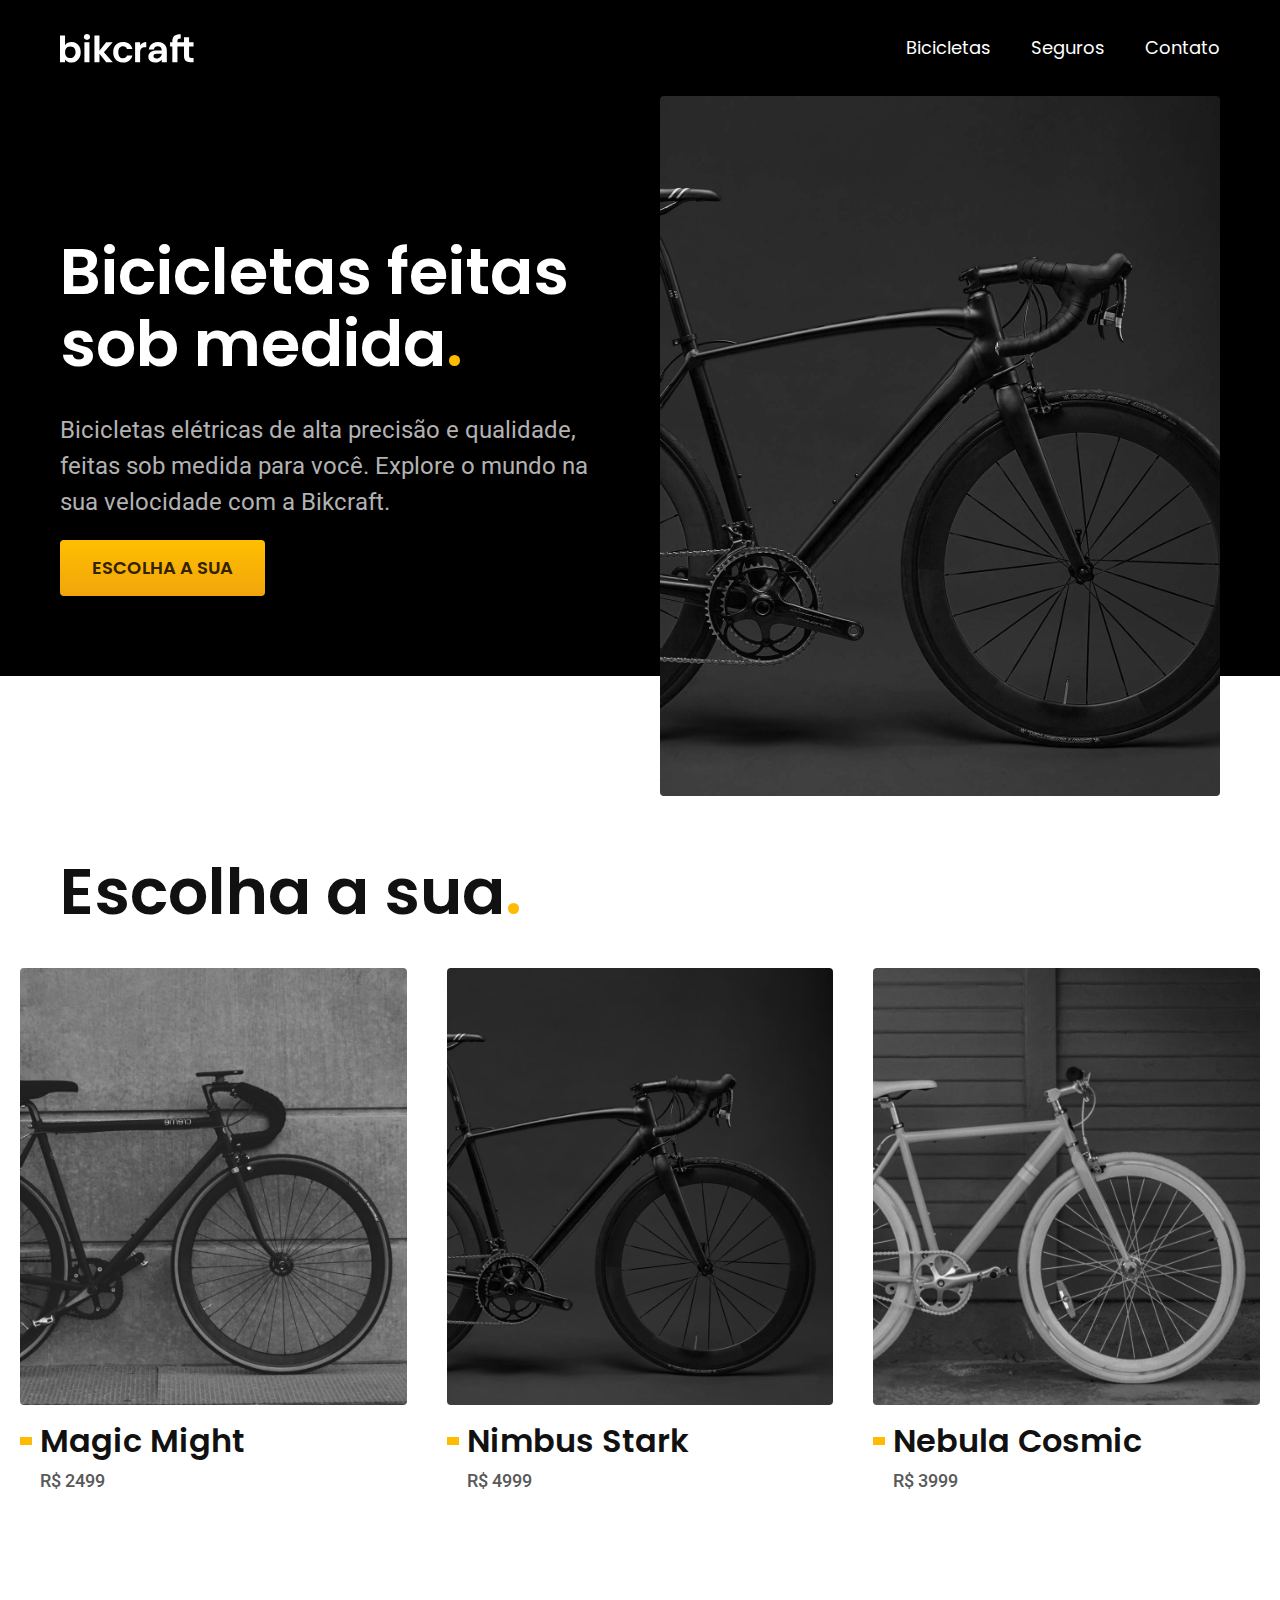
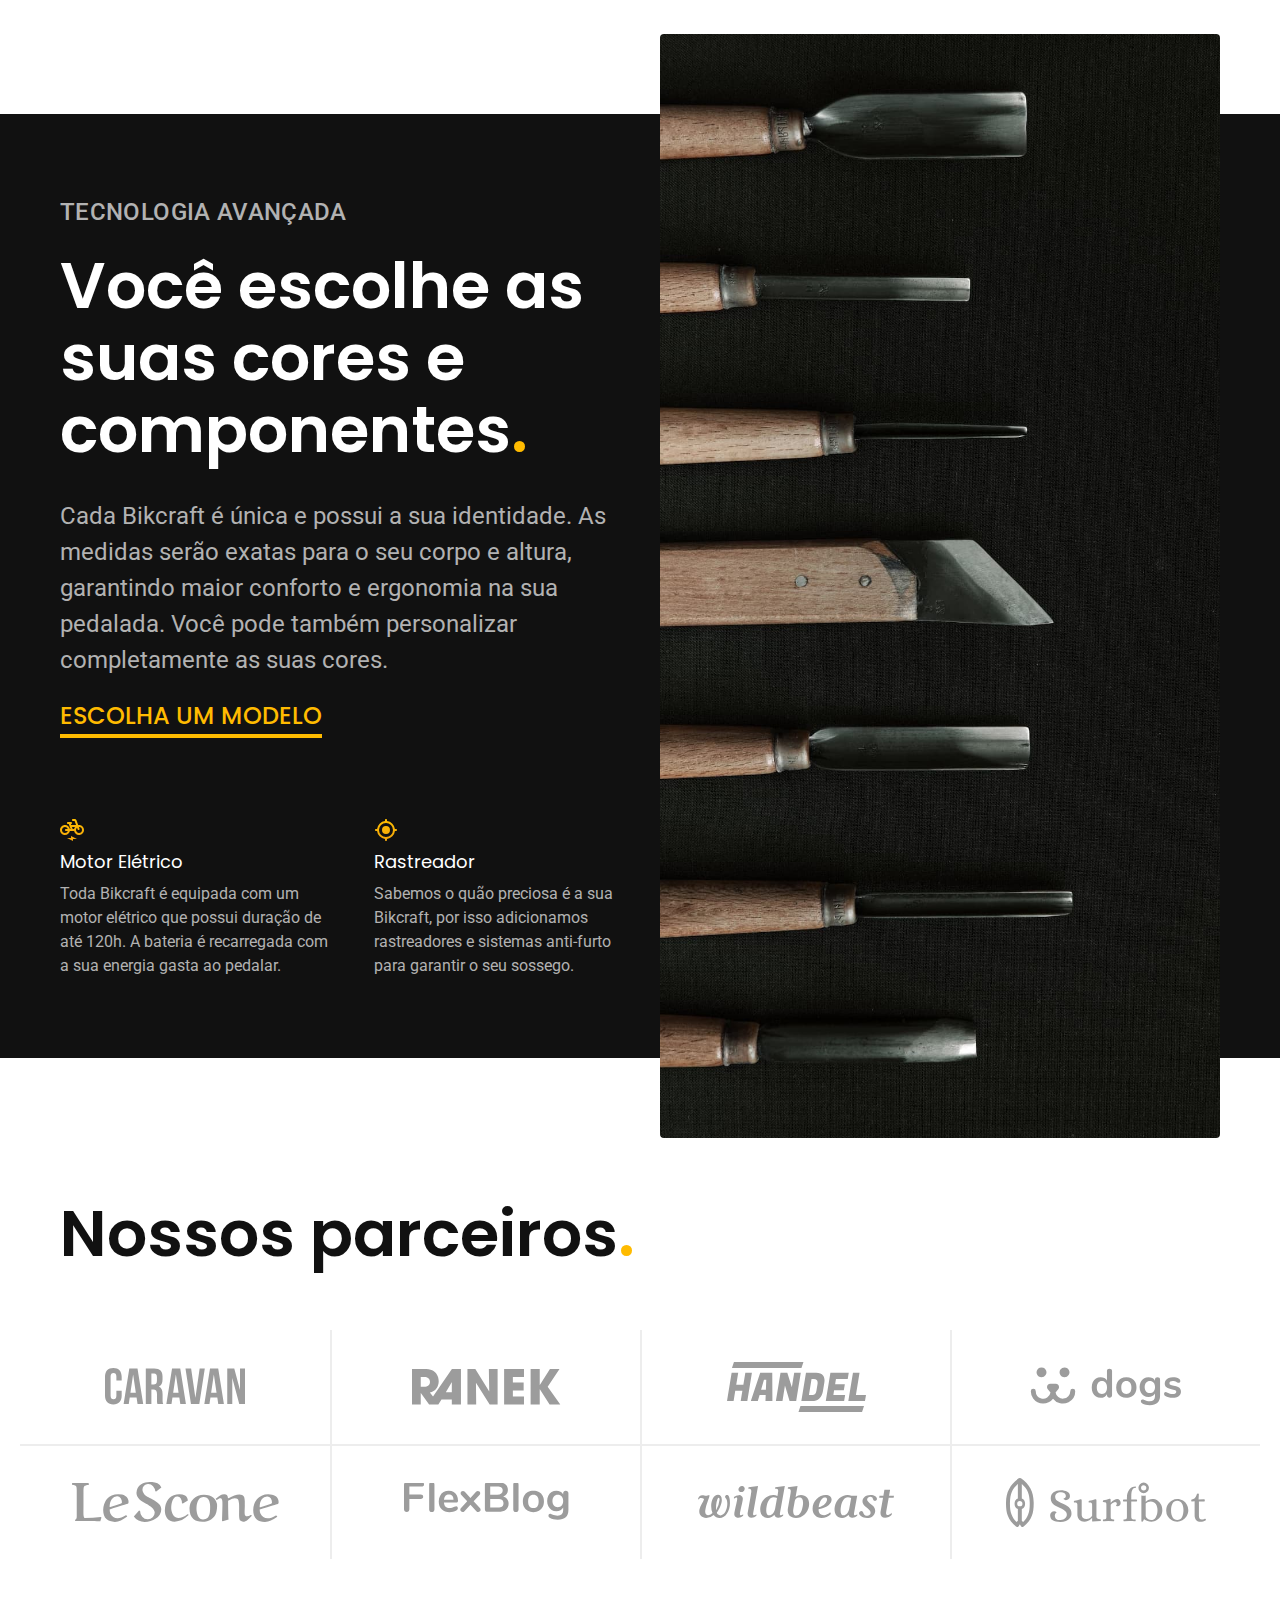
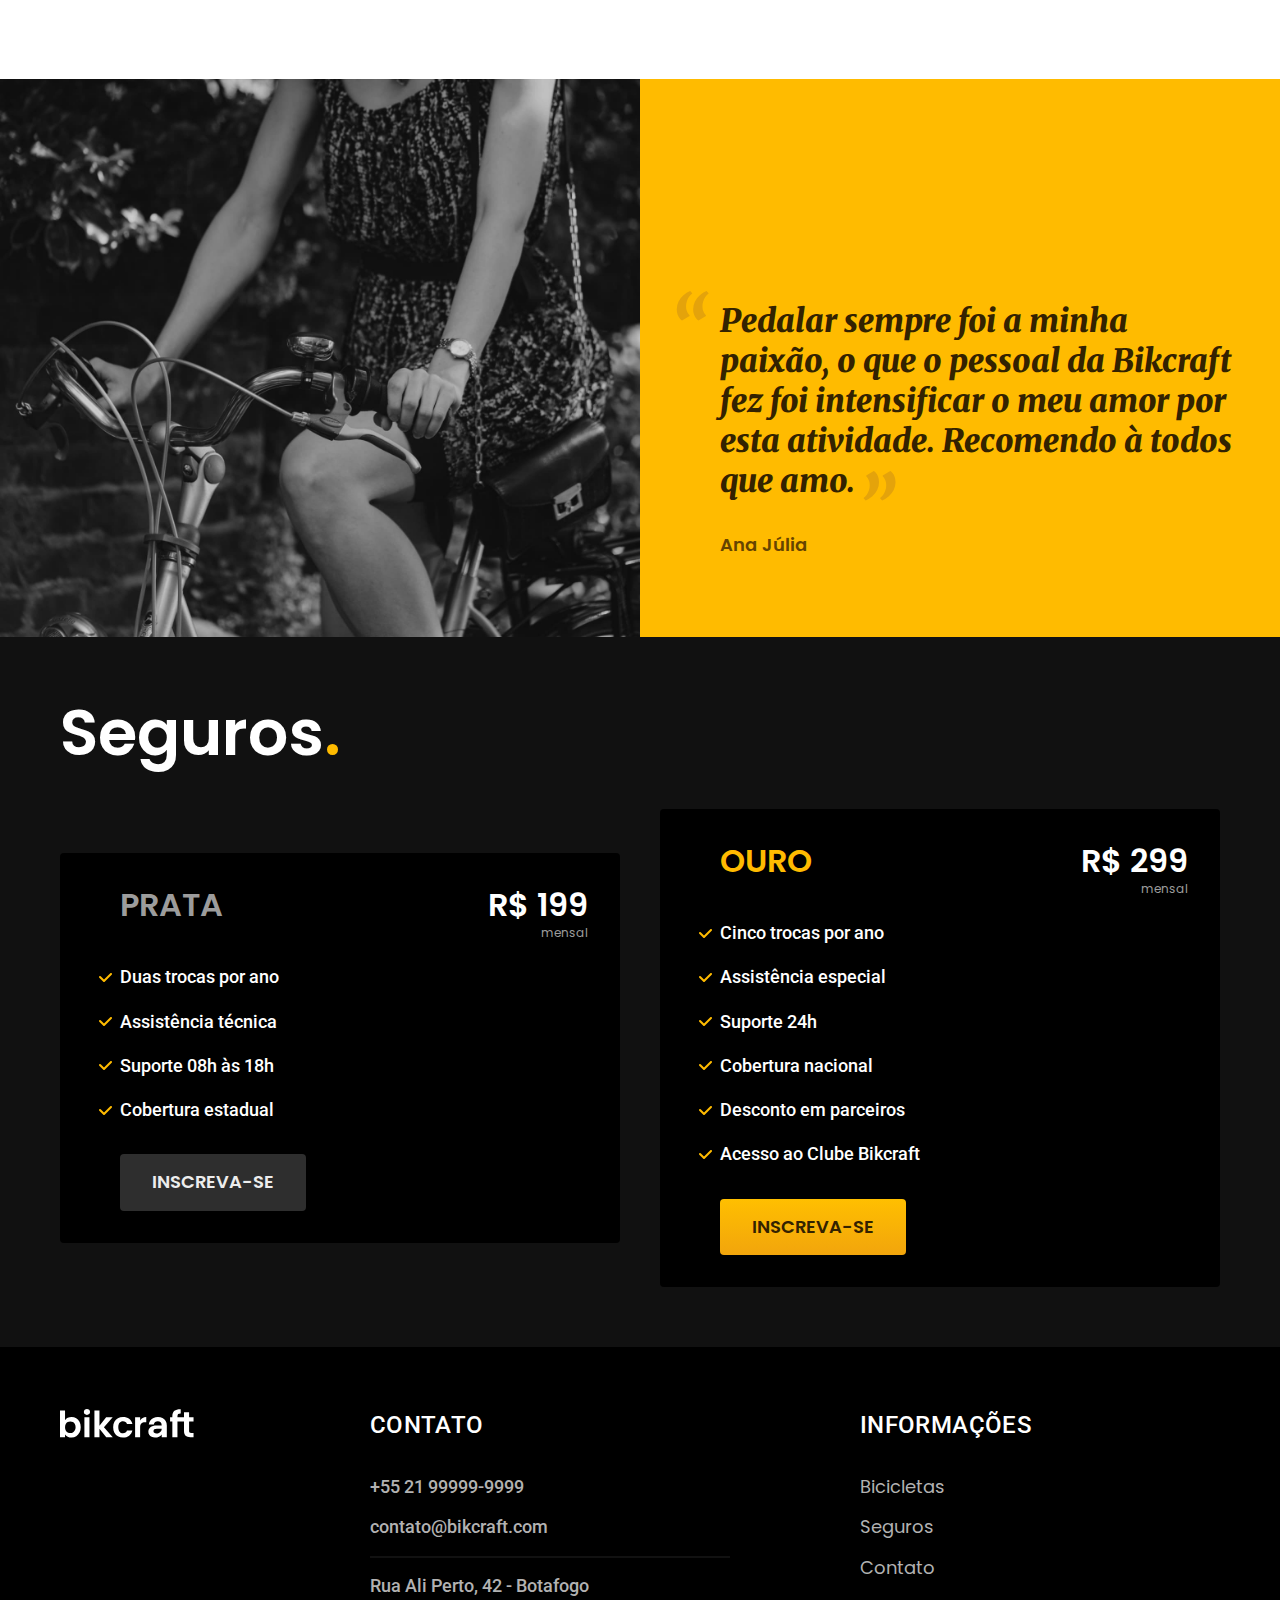
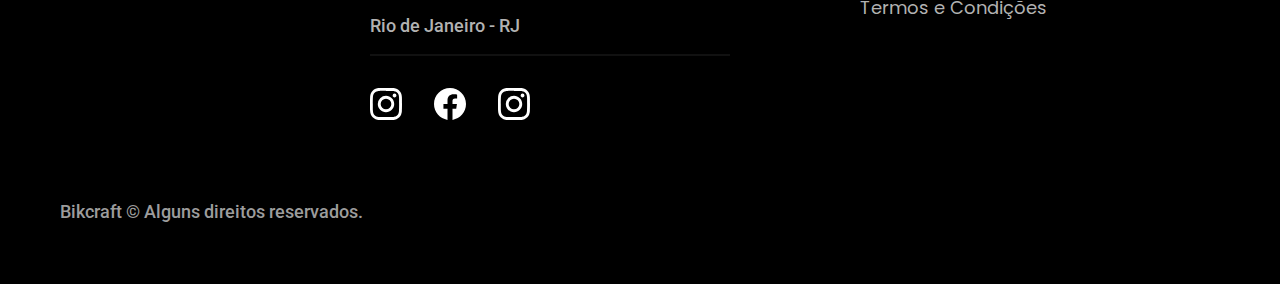
<file: index.html>
<!DOCTYPE html>
<html lang="pt-br">

<head>
  <meta charset="UTF-8">
  <meta name="viewport" content="width=device-width, initial-scale=1.0">
  <link rel="stylesheet" href="./css/style.css">
  <link rel="preconnect" href="https://fonts.googleapis.com">
  <link rel="preconnect" href="https://fonts.gstatic.com" crossorigin>
  <link href="https://fonts.googleapis.com/css2?family=Merriweather:ital,wght@1,900&family=Poppins:wght@400;600&family=Roboto:wght@400;500&display=swap" rel="stylesheet">
  <title>Curso Origamid HTML e CSS para iniciantes</title>
  <meta name="description" content="Exercício do Curso Origamid de HTML e CSS para Iniciantes.">
</head>

<body>
  <header class="header-bg">
    <div class="header container">
      <a href="./">
        <img src="./img/bikcraft.svg" alt="Bikcraft">
      </a>
      <nav aria-label="primaria">
        <ul class="header-menu font-1-m cor-0">
          <li><a href="./bicicletas.html">Bicicletas</a></li>
          <li><a href="./seguros.html">Seguros</a></li>
          <li><a href="./contato.html">Contato</a></li>
        </ul>
      </nav>
    </div>
  </header>
  <main class="introducao-bg">
    <div class="introducao container">
      <div class="introducao-conteudo">
        <h1 class="font-1-xxl cor-0">Bicicletas feitas sob medida<span class="cor-p1">.</span></h1>
        <p class="font-2-l cor-5">Bicicletas elétricas de alta precisão e qualidade, feitas sob medida para você. Explore o mundo na sua velocidade com a Bikcraft.</p>
        <a class="botao" href="./bicicletas.html">Escolha a sua</a>
      </div>
      <div>
        <img src="./img/fotos/introducao.jpg" alt="Bicicleta elétrica preta.">
      </div>
    </div>
  </main>
  <article class="bicicletas-lista">
    <h2 class="container font-1-xxl">Escolha a sua<span class="cor-p1">.</span></h2>
    <ul>
      <li>
        <a href="./bicicletas/magic.html">
          <img src="./img/bicicletas/magic-home.jpg" alt="Bicicleta Preta">
          <h3 class="font-1-xl">Magic Might</h3>
          <span class="font-2-m cor-8">R$ 2499</span>
        </a>
      </li>
      <li>
        <a href="./bicicletas/nimbus.html">
          <img src="./img/bicicletas/nimbus-home.jpg" alt="Bicicleta Preta">
          <h3 class="font-1-xl">Nimbus Stark</h3>
          <span class="font-2-m cor-8">R$ 4999</span>
        </a>
      </li>
      <li>
        <a href="./bicicletas/nebula.html">
          <img src="./img/bicicletas/nebula-home.jpg" alt="Bicicleta Preta">
          <h3 class="font-1-xl">Nebula Cosmic</h3>
          <span class="font-2-m cor-8">R$ 3999</span>
        </a>
      </li>
    </ul>
  </article>
  <article class="tecnologia-bg">
    <div class="tecnologia container">
      <div class="tecnologia-conteudo">
        <span class="font-2-l-b cor-5">Tecnologia Avançada</span>
        <h2 class="font-1-xxl cor-0">Você escolhe as suas cores e componentes<span class="cor-p1">.</span></h2>
        <p class="font-2-l cor-5">Cada Bikcraft é única e possui a sua identidade. As medidas serão exatas para o seu corpo e altura, garantindo maior conforto e ergonomia na sua pedalada. Você pode também personalizar completamente as suas cores.</p>
        <a class="link" href="./bicicletas.html">Escolha um modelo</a>
        <div class="tecnologia-vantagens">
          <div>
            <img src="./img/icones/eletrica.svg" alt="">
            <h3 class="font-1-m cor-0">Motor Elétrico</h3>
            <p class="font-2-s cor-5">Toda Bikcraft é equipada com um motor elétrico que possui duração de até 120h. A bateria é recarregada com a sua energia gasta ao pedalar.</p>
          </div>
          <div>
            <img src="./img/icones/rastreador.svg" alt="">
            <h3 class="font-1-m cor-0">Rastreador</h3>
            <p class="font-2-s cor-5">Sabemos o quão preciosa é a sua Bikcraft, por isso adicionamos rastreadores e sistemas anti-furto para garantir o seu sossego.</p>
          </div>
        </div>
      </div>
      <div class="tecnologia-imagem">
        <img src="./img/fotos/tecnologia.jpg" alt="">
      </div>
    </div>
  </article>
  <section class="parceiros" aria-label="Nossos Parceiros">
    <h2 class="container font-1-xxl">Nossos parceiros<span class="cor-p1">.</span></h2>
    <ul>
      <li><img src="./img/parceiros/caravan.svg" alt="Caravan"></li>
      <li><img src="./img/parceiros/ranek.svg" alt="Ranek"></li>
      <li><img src="./img/parceiros/handel.svg" alt="Handel"></li>
      <li><img src="./img/parceiros/dogs.svg" alt="Dogs"></li>
      <li><img src="./img/parceiros/lescone.svg" alt="Lescone"></li>
      <li><img src="./img/parceiros/flexblog.svg" alt="Flexblog"></li>
      <li><img src="./img/parceiros/wildbeast.svg" alt="Wildbeast"></li>
      <li><img src="./img/parceiros/surfbot.svg" alt="Surfbot"></li>
    </ul>
  </section>
  <section class="depoimento" aria-label="Depoimento">
    <div>
      <img src="./img/fotos/depoimento.jpg" alt="Pessoa pedalando uma bicicleta Bikcraft">
    </div>
    <div class="depoimento-conteudo">
      <blockquote class="font-1-xl cor-p5">
        <p>Pedalar sempre foi a minha paixão, o que o pessoal da Bikcraft fez foi intensificar o meu amor por esta atividade. Recomendo à todos que amo.</p>
      </blockquote>
      <span class="font-1-m-b cor-p4">Ana Júlia</span>
    </div>
  </section>
  <article class="seguros-bg">
    <div class="seguros container">
      <h2 class="font-1-xxl cor-0">Seguros<span class="cor-p1">.</span></h2>
      <div class="seguros-item">
        <h3 class="font-1-xl cor-6">PRATA</h3>
        <span class="font-1-xl cor-0">R$ 199 <span class="font-1-xs cor-6">mensal</span></span>
        <ul class="font-2-m cor-0">
          <li>Duas trocas por ano</li>
          <li>Assistência técnica</li>
          <li>Suporte 08h às 18h</li>
          <li>Cobertura estadual</li>
        </ul>
        <a class="botao secundario" href="./orcamento.html">Inscreva-se</a>
      </div>

      <div class="seguros-item">
        <h3 class="font-1-xl cor-p1">OURO</h3>
        <span class="font-1-xl cor-0">R$ 299 <span class="font-1-xs cor-6">mensal</span></span>
        <ul class="font-2-m cor-0">
          <li>Cinco trocas por ano</li>
          <li>Assistência especial</li>
          <li>Suporte 24h</li>
          <li>Cobertura nacional</li>
          <li>Desconto em parceiros</li>
          <li>Acesso ao Clube Bikcraft</li>
        </ul>
        <a class="botao" href="./orcamento.html">Inscreva-se</a>
      </div>
    </div>
  </article>
  <footer class="footer-bg">
    <div class="footer container">
      <img src="./img/bikcraft.svg" alt="Bikcraft">
      <div class="footer-contato">
        <h3 class="font-2-l-b cor-0">Contato</h3>
        <ul class="font-2-m cor-5">
          <li><a href="tel:+5521999999999">+55 21 99999-9999</a></li>
          <li><a href="mailto:contato@bikcraft.com">contato@bikcraft.com</a></li>
          <li>Rua Ali Perto, 42 - Botafogo</li>
          <li>Rio de Janeiro - RJ</li>
        </ul>
        <div class="footer-redes">
          <a href="./">
            <img src="./img/redes/instagram.svg" alt="Instagram">
          </a>
          <a href="./">
            <img src="./img/redes/facebook.svg" alt="Facebook">
          </a>
          <a href="./">
            <img src="./img/redes/instagram.svg" alt="YouTube">
          </a>
        </div>
      </div>
      <div class="footer-informacoes">
        <h3 class="font-2-l-b cor-0">Informações</h3>
        <nav>
          <ul class="font-1-m cor-5">
            <li><a href="./bicicletas.html">Bicicletas</a></li>
            <li><a href="./seguros.html">Seguros</a></li>
            <li><a href="./contato.html">Contato</a></li>
            <li><a href="./termos.html">Termos e Condições</a></li>
          </ul>
        </nav>
      </div>
      <p class="footer-copy font-2-m cor-6">Bikcraft © Alguns direitos reservados.</p>
    </div>
  </footer>
</body>

</html>
</file>
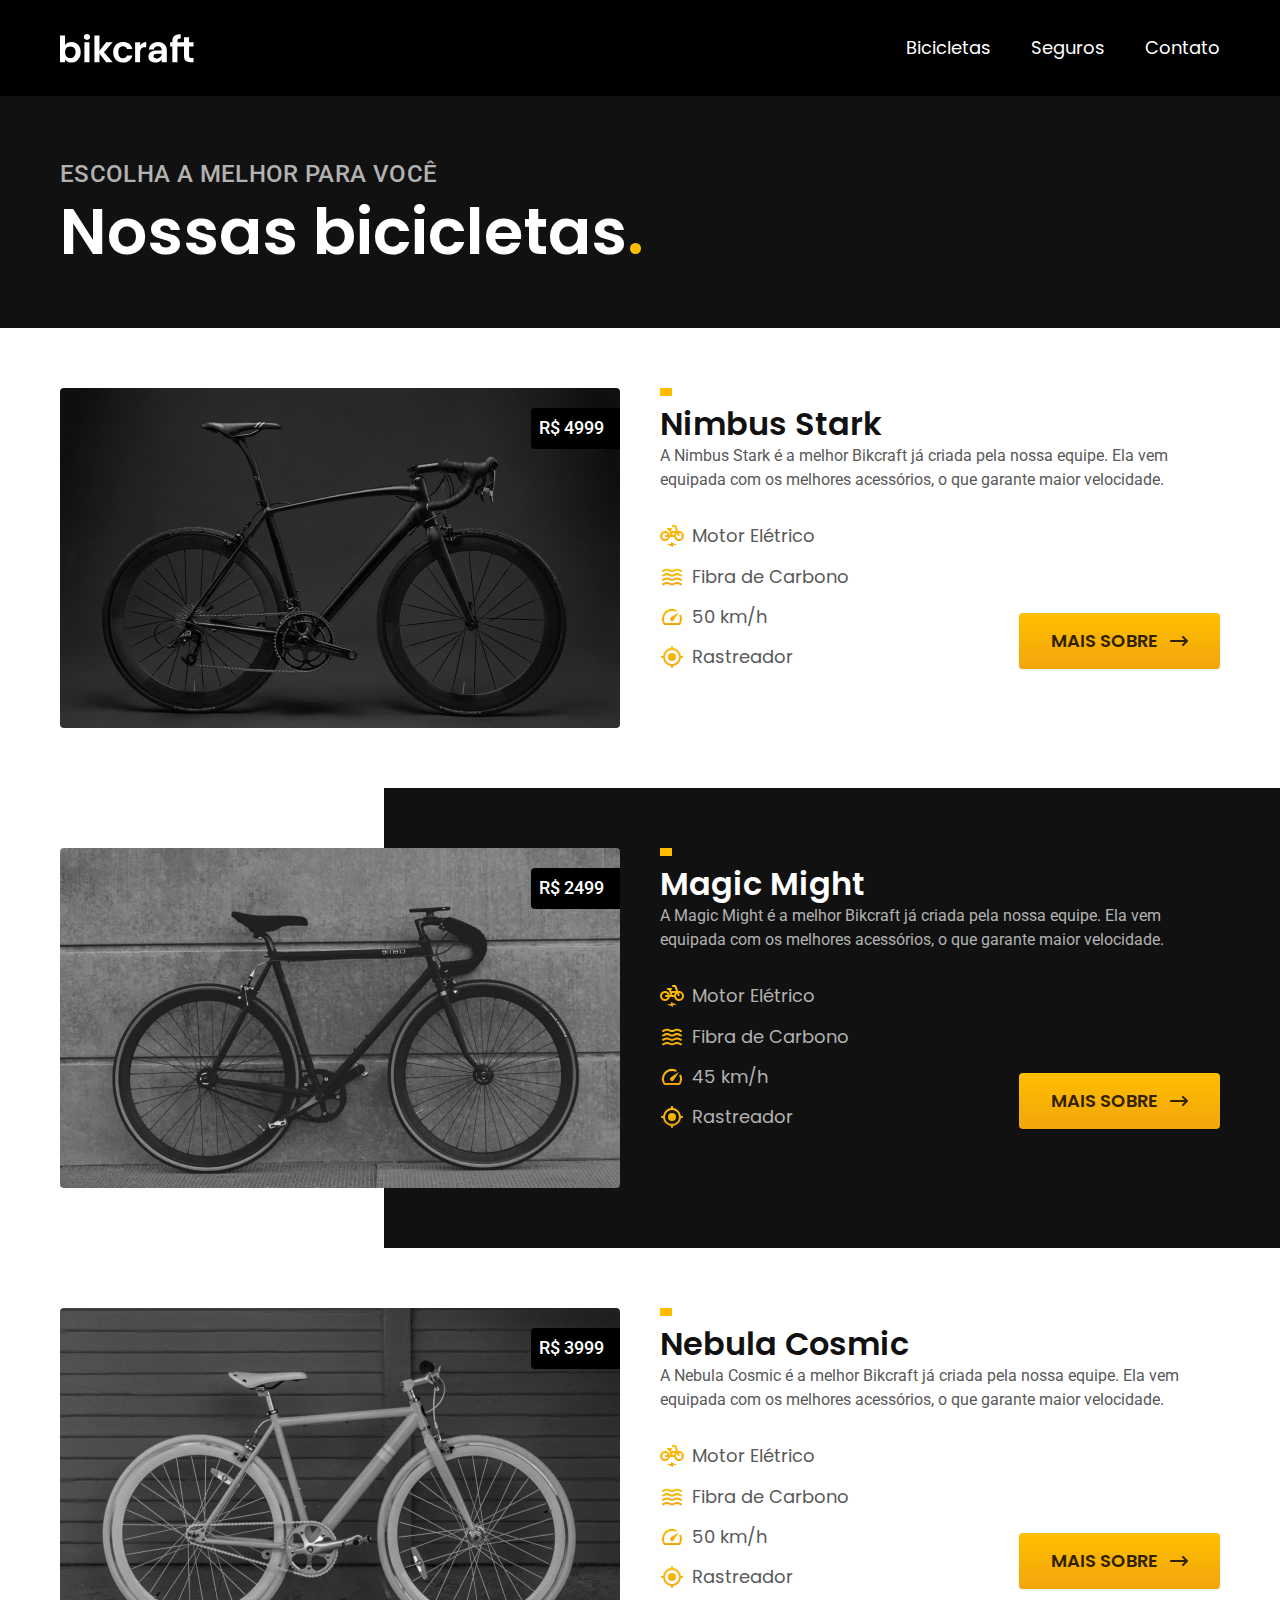
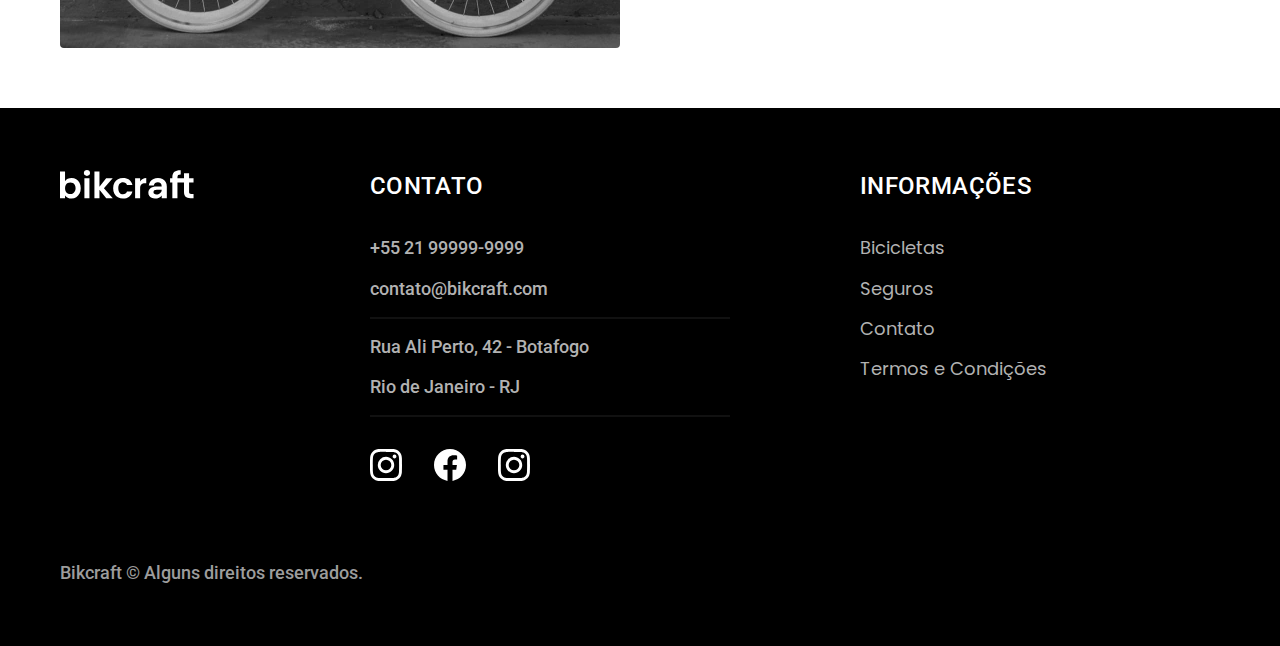
<file: bicicletas.html>
<!DOCTYPE html>
<html lang="pt-br">

<head>
  <meta charset="UTF-8">
  <meta name="viewport" content="width=device-width, initial-scale=1.0">
  <link rel="stylesheet" href="./css/style.css">
  <link rel="preconnect" href="https://fonts.googleapis.com">
  <link rel="preconnect" href="https://fonts.gstatic.com" crossorigin>
  <link href="https://fonts.googleapis.com/css2?family=Merriweather:ital,wght@1,900&family=Poppins:wght@400;600&family=Roboto:wght@400;500&display=swap" rel="stylesheet">
  <title>Curso Origamid HTML e CSS para iniciantes</title>
  <meta name="description" content="Exercício do Curso Origamid de HTML e CSS para Iniciantes.">
</head>

<body id="bicicletas">
  <header class="header-bg">
    <div class="header container">
      <a href="./">
        <img src="./img/bikcraft.svg" alt="Bikcraft">
      </a>
      <nav aria-label="primaria">
        <ul class="header-menu font-1-m cor-0">
          <li><a href="./bicicletas.html">Bicicletas</a></li>
          <li><a href="./seguros.html">Seguros</a></li>
          <li><a href="./contato.html">Contato</a></li>
        </ul>
      </nav>
    </div>
  </header>
  <main>
    <div class="titulo-bg">
      <div class="titulo container">
        <p class="font-2-l-b cor-5">Escolha a melhor para você</p>
        <h1 class="font-1-xxl cor-0">Nossas bicicletas<span class="cor-p1">.</span></h1>
      </div>
    </div>

    <div class="bicicletas container">
      <div class="bicicletas-imagem">
        <img src="./img/bicicletas/nimbus.jpg" alt="Bicicleta preta">
        <span class="font-2-m cor-0">R$ 4999</span>
      </div>
      <div class="bicicletas-conteudo">
        <h2 class="font-1-xl">Nimbus Stark</h2>
        <p class="font-2-s cor-8">A Nimbus Stark é a melhor Bikcraft já criada pela nossa equipe. Ela vem equipada com os melhores acessórios, o que garante maior velocidade.</p>
        <ul class="font-1-m cor-8">
          <li>
            <img src="./img/icones/eletrica.svg" alt="">
            Motor Elétrico
          </li>
          <li>
            <img src="./img/icones/carbono.svg" alt="">
            Fibra de Carbono
          </li>
          <li>
            <img src="./img/icones/velocidade.svg" alt="">
            50 km/h
          </li>
          <li>
            <img src="./img/icones/rastreador.svg" alt="">
            Rastreador
          </li>
        </ul>
        <a class="botao seta" href="./bicicletas/nimbus.html">Mais Sobre</a>
      </div>
    </div>

    <div class="bicicletas-bg">
      <div class="bicicletas container">
        <div class="bicicletas-imagem">
          <img src="./img/bicicletas/magic.jpg" alt="Bicicleta preta">
          <span class="font-2-m cor-0">R$ 2499</span>
        </div>
        <div class="bicicletas-conteudo">
          <h2 class="font-1-xl cor-0">Magic Might</h2>
          <p class="font-2-s cor-5">A Magic Might é a melhor Bikcraft já criada pela nossa equipe. Ela vem equipada com os melhores acessórios, o que garante maior velocidade.</p>
          <ul class="font-1-m cor-5">
            <li>
              <img src="./img/icones/eletrica.svg" alt="">
              Motor Elétrico
            </li>
            <li>
              <img src="./img/icones/carbono.svg" alt="">
              Fibra de Carbono
            </li>
            <li>
              <img src="./img/icones/velocidade.svg" alt="">
              45 km/h
            </li>
            <li>
              <img src="./img/icones/rastreador.svg" alt="">
              Rastreador
            </li>
          </ul>
          <a class="botao seta" href="./bicicletas/magic.html">Mais Sobre</a>
        </div>
      </div>
    </div>

    <div class="bicicletas container">
      <div class="bicicletas-imagem">
        <img src="./img/bicicletas/nebula.jpg" alt="Bicicleta preta">
        <span class="font-2-m cor-0">R$ 3999</span>
      </div>
      <div class="bicicletas-conteudo">
        <h2 class="font-1-xl">Nebula Cosmic</h2>
        <p class="font-2-s cor-8">A Nebula Cosmic é a melhor Bikcraft já criada pela nossa equipe. Ela vem equipada com os melhores acessórios, o que garante maior velocidade.</p>
        <ul class="font-1-m cor-8">
          <li>
            <img src="./img/icones/eletrica.svg" alt="">
            Motor Elétrico
          </li>
          <li>
            <img src="./img/icones/carbono.svg" alt="">
            Fibra de Carbono
          </li>
          <li>
            <img src="./img/icones/velocidade.svg" alt="">
            50 km/h
          </li>
          <li>
            <img src="./img/icones/rastreador.svg" alt="">
            Rastreador
          </li>
        </ul>
        <a class="botao seta" href="./bicicletas/nebula.html">Mais Sobre</a>
      </div>
    </div>

  </main>

  <footer class="footer-bg">
    <div class="footer container">
      <img src="./img/bikcraft.svg" alt="Bikcraft">
      <div class="footer-contato">
        <h3 class="font-2-l-b cor-0">Contato</h3>
        <ul class="font-2-m cor-5">
          <li><a href="tel:+5521999999999">+55 21 99999-9999</a></li>
          <li><a href="mailto:contato@bikcraft.com">contato@bikcraft.com</a></li>
          <li>Rua Ali Perto, 42 - Botafogo</li>
          <li>Rio de Janeiro - RJ</li>
        </ul>
        <div class="footer-redes">
          <a href="./">
            <img src="./img/redes/instagram.svg" alt="Instagram">
          </a>
          <a href="./">
            <img src="./img/redes/facebook.svg" alt="Facebook">
          </a>
          <a href="./">
            <img src="./img/redes/instagram.svg" alt="YouTube">
          </a>
        </div>
      </div>
      <div class="footer-informacoes">
        <h3 class="font-2-l-b cor-0">Informações</h3>
        <nav>
          <ul class="font-1-m cor-5">
            <li><a href="./bicicletas.html">Bicicletas</a></li>
            <li><a href="./seguros.html">Seguros</a></li>
            <li><a href="./contato.html">Contato</a></li>
            <li><a href="./termos.html">Termos e Condições</a></li>
          </ul>
        </nav>
      </div>
      <p class="footer-copy font-2-m cor-6">Bikcraft © Alguns direitos reservados.</p>
    </div>
  </footer>
</body>

</html>
</file>
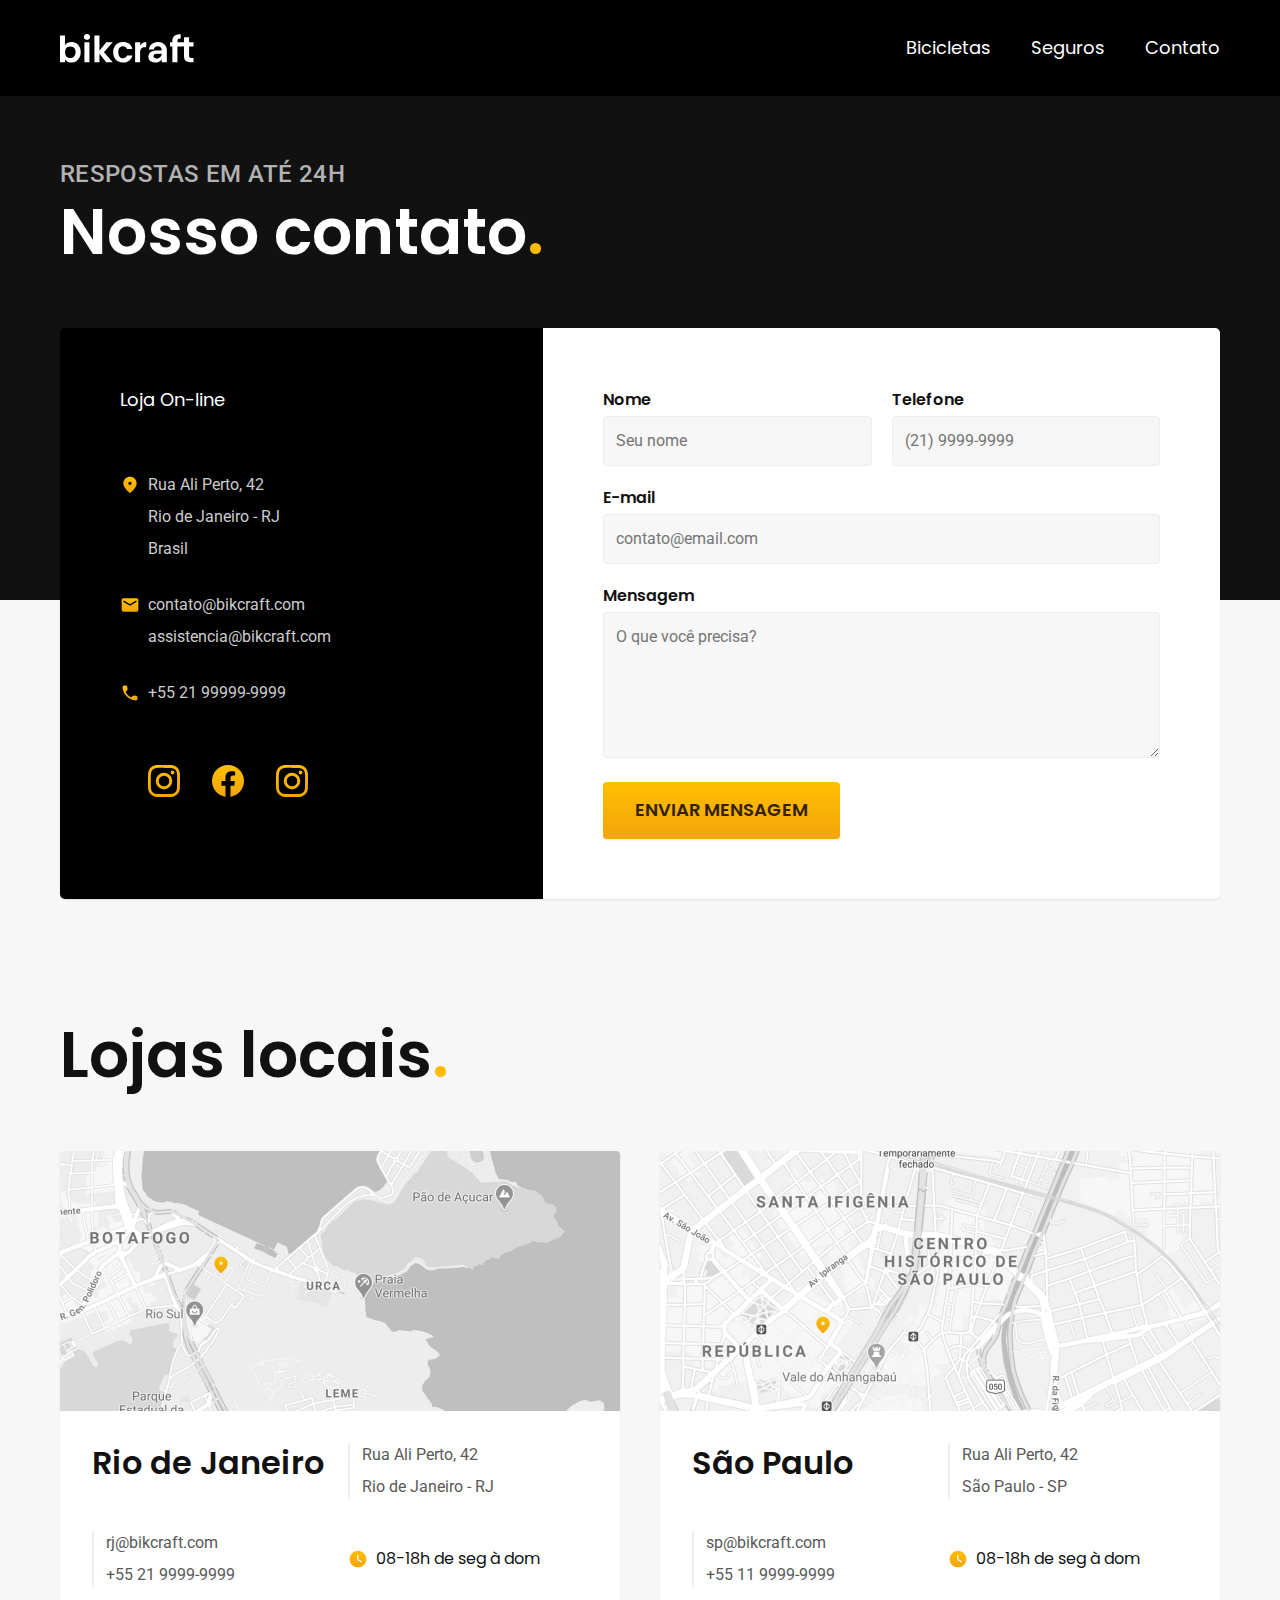
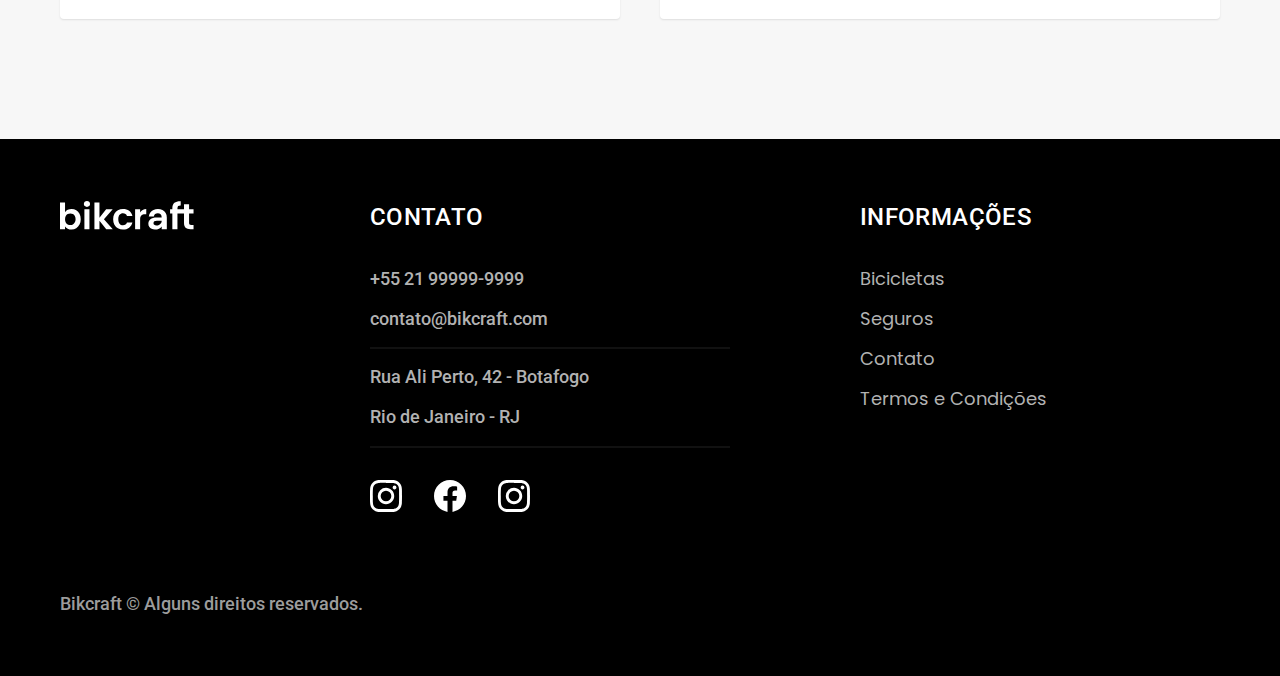
<file: contato.html>
<!DOCTYPE html>
<html lang="pt-br">

<head>
  <meta charset="UTF-8">
  <meta name="viewport" content="width=device-width, initial-scale=1.0">
  <link rel="stylesheet" href="./css/style.css">
  <link rel="preconnect" href="https://fonts.googleapis.com">
  <link rel="preconnect" href="https://fonts.gstatic.com" crossorigin>
  <link href="https://fonts.googleapis.com/css2?family=Merriweather:ital,wght@1,900&family=Poppins:wght@400;600&family=Roboto:wght@400;500&display=swap" rel="stylesheet">
  <title>Curso Origamid HTML e CSS para iniciantes</title>
  <meta name="description" content="Exercício do Curso Origamid de HTML e CSS para Iniciantes.">
</head>

<body id="contato">
  <header class="header-bg">
    <div class="header container">
      <a href="./">
        <img src="./img/bikcraft.svg" alt="Bikcraft">
      </a>
      <nav aria-label="primaria">
        <ul class="header-menu font-1-m cor-0">
          <li><a href="./bicicletas.html">Bicicletas</a></li>
          <li><a href="./seguros.html">Seguros</a></li>
          <li><a href="./contato.html">Contato</a></li>
        </ul>
      </nav>
    </div>
  </header>
  <main>
    <div class="titulo-bg">
      <div class="titulo container">
        <p class="font-2-l-b cor-5">Respostas em até 24h</p>
        <h1 class="font-1-xxl cor-0">Nosso contato<span class="cor-p1">.</span></h1>
      </div>
    </div>
    <div class="contato container">
      <section class="contato-dados" aria-label="Endereço">
        <h2 class="font-1-m cor-0">Loja On-line</h2>
        <div class="contato-endereco font-2-s cor-4">
          <p>Rua Ali Perto, 42</p>
          <p>Rio de Janeiro - RJ</p>
          <p>Brasil</p>
        </div>
        <address class="contato-meios font-2-s cor-4">
          <a href="mailto:contato@bikcraft.com">contato@bikcraft.com</a>
          <a href="mailto:assistencia@bikcraft.com">assistencia@bikcraft.com</a>
          <a href="tel:+5521999999999">+55 21 99999-9999</a>
        </address>
        <div class="contato-redes">
          <a href="./">
            <img src="./img/redes/instagram-p.svg" alt="Instagram">
          </a>
          <a href="./">
            <img src="./img/redes/facebook-p.svg" alt="Facebook">
          </a>
          <a href="./">
            <img src="./img/redes/instagram-p.svg" alt="YouTube">
          </a>
        </div>
      </section>
      <section class="contato-formulario" aria-label="Formulário">
        <form class="form" action="./contato.html">
          <div>
            <label for="nome">Nome</label>
            <input type="text" id="nome" name="nome" placeholder="Seu nome">
          </div>
          <div>
            <label for="telefone">Telefone</label>
            <input type="text" id="telefone" name="telefone" placeholder="(21) 9999-9999">
          </div>
          <div class="col-2">
            <label for="email">E-mail</label>
            <input type="email" id="email" name="email" placeholder="contato@email.com">
          </div>
          <div class="col-2">
            <label for="mensagem">Mensagem</label>
            <textarea rows="5" id="mensagem" name="mensagem" placeholder="O que você precisa?"></textarea>
          </div>
          <button class="botao col-2">Enviar Mensagem</button>
        </form>
      </section>
    </div>
  </main>
  <article class="lojas container">
    <h2 class="font-1-xxl">Lojas locais<span class="cor-p1">.</span></h2>
    <div class="lojas-item">
      <img src="./img/lojas/rj.jpg" alt="Mapa marcando o endereço Rua Ali Perto, 42 - Botafogo">
      <div class="lojas-conteudo">
        <h3 class="font-1-xl">Rio de Janeiro</h3>
        <div class="lojas-dados font-2-s cor-8">
          <p>Rua Ali Perto, 42</p>
          <p>Rio de Janeiro - RJ</p>
        </div>
        <div class="lojas-dados font-2-s cor-8">
          <a href="mailto:rj@bikcraft.com">rj@bikcraft.com</a>
          <a href="tel:+552199999999">+55 21 9999-9999</a>
        </div>
        <p class="lojas-tempo font-1-s"><img src="./img/icones/horario.svg" alt=""> 08-18h de seg à dom</p>
      </div>
    </div>
    <div class="lojas-item">
      <img src="./img/lojas/sp.jpg" alt="Mapa marcando o endereço Rua Ali Perto, 42 - República">
      <div class="lojas-conteudo">
        <h3 class="font-1-xl">São Paulo</h3>
        <div class="lojas-dados font-2-s cor-8">
          <p>Rua Ali Perto, 42</p>
          <p>São Paulo - SP</p>
        </div>
        <div class="lojas-dados font-2-s cor-8">
          <a href="mailto:sp@bikcraft.com">sp@bikcraft.com</a>
          <a href="tel:+551199999999">+55 11 9999-9999</a>
        </div>
        <p class="lojas-tempo font-1-s"><img src="./img/icones/horario.svg" alt=""> 08-18h de seg à dom</p>
      </div>
    </div>
  </article>
  <footer class="footer-bg">
    <div class="footer container">
      <img src="./img/bikcraft.svg" alt="Bikcraft">
      <div class="footer-contato">
        <h3 class="font-2-l-b cor-0">Contato</h3>
        <ul class="font-2-m cor-5">
          <li><a href="tel:+5521999999999">+55 21 99999-9999</a></li>
          <li><a href="mailto:contato@bikcraft.com">contato@bikcraft.com</a></li>
          <li>Rua Ali Perto, 42 - Botafogo</li>
          <li>Rio de Janeiro - RJ</li>
        </ul>
        <div class="footer-redes">
          <a href="./">
            <img src="./img/redes/instagram.svg" alt="Instagram">
          </a>
          <a href="./">
            <img src="./img/redes/facebook.svg" alt="Facebook">
          </a>
          <a href="./">
            <img src="./img/redes/instagram.svg" alt="YouTube">
          </a>
        </div>
      </div>
      <div class="footer-informacoes">
        <h3 class="font-2-l-b cor-0">Informações</h3>
        <nav>
          <ul class="font-1-m cor-5">
            <li><a href="./bicicletas.html">Bicicletas</a></li>
            <li><a href="./seguros.html">Seguros</a></li>
            <li><a href="./contato.html">Contato</a></li>
            <li><a href="./termos.html">Termos e Condições</a></li>
          </ul>
        </nav>
      </div>
      <p class="footer-copy font-2-m cor-6">Bikcraft © Alguns direitos reservados.</p>
    </div>
  </footer>
</body>

</html>
</file>
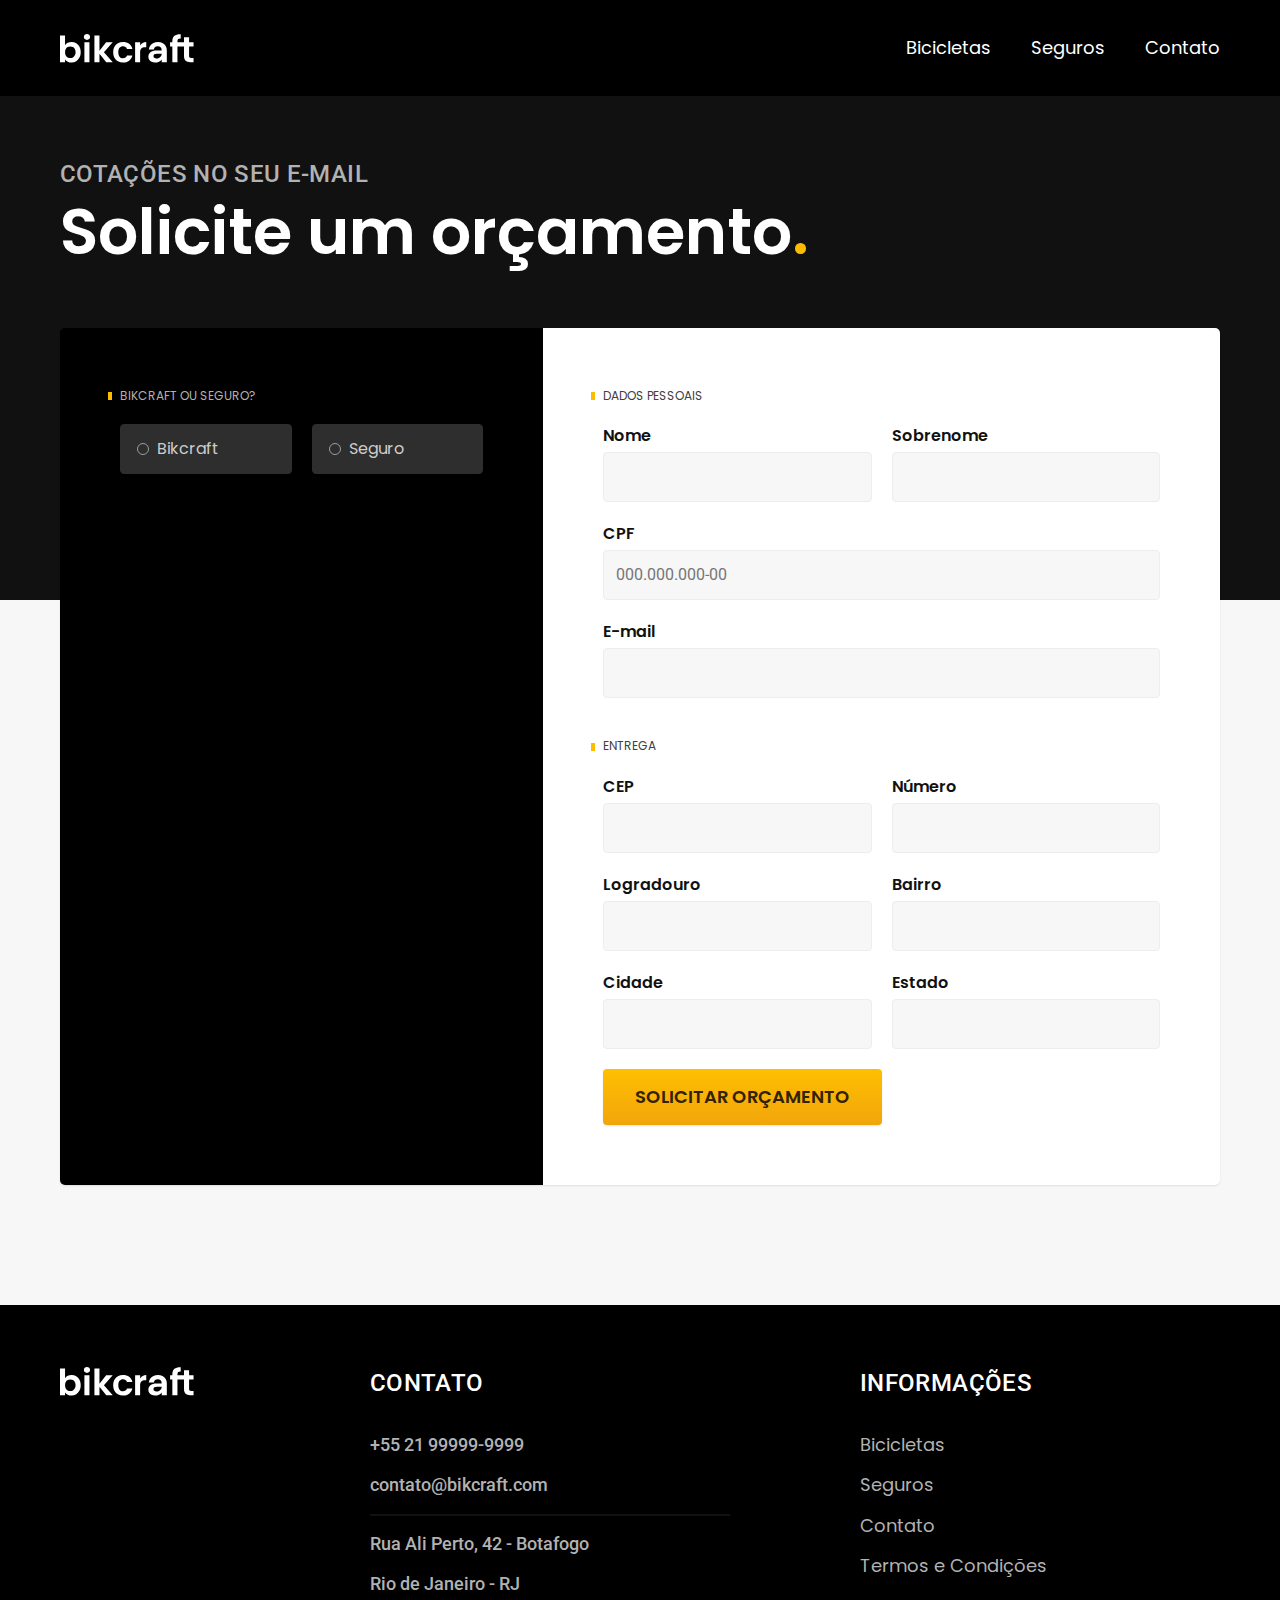
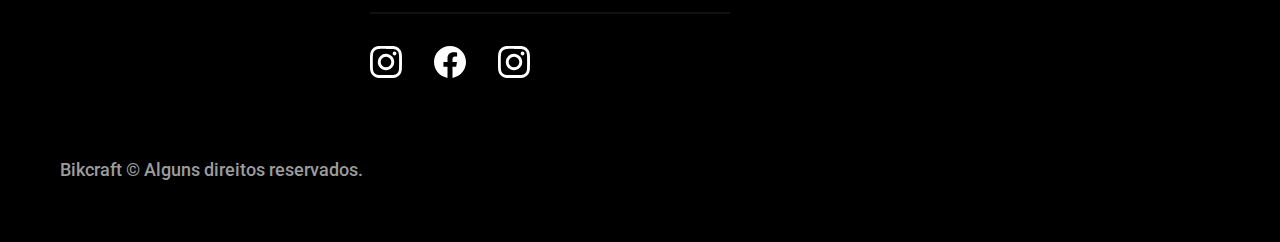
<file: orcamento.html>
<!DOCTYPE html>
<html lang="pt-br">

<head>
  <meta charset="UTF-8">
  <meta name="viewport" content="width=device-width, initial-scale=1.0">
  <link rel="stylesheet" href="./css/style.css">
  <link rel="preconnect" href="https://fonts.googleapis.com">
  <link rel="preconnect" href="https://fonts.gstatic.com" crossorigin>
  <link href="https://fonts.googleapis.com/css2?family=Merriweather:ital,wght@1,900&family=Poppins:wght@400;600&family=Roboto:wght@400;500&display=swap" rel="stylesheet">
  <title>Curso Origamid HTML e CSS para iniciantes</title>
  <meta name="description" content="Exercício do Curso Origamid de HTML e CSS para Iniciantes.">
</head>

<body id="orcamento">
  <header class="header-bg">
    <div class="header container">
      <a href="./">
        <img src="./img/bikcraft.svg" alt="Bikcraft">
      </a>
      <nav aria-label="primaria">
        <ul class="header-menu font-1-m cor-0">
          <li><a href="./bicicletas.html">Bicicletas</a></li>
          <li><a href="./seguros.html">Seguros</a></li>
          <li><a href="./contato.html">Contato</a></li>
        </ul>
      </nav>
    </div>
  </header>
  <main>
    <div class="titulo-bg">
      <div class="titulo container">
        <p class="font-2-l-b cor-5">Cotações no seu e-mail</p>
        <h1 class="font-1-xxl cor-0">Solicite um orçamento<span class="cor-p1">.</span></h1>
      </div>
    </div>
    <form class="orcamento container" action="./">
      <div class="orcamento-produto">
        <h2 class="font-1-xs cor-5">Bikcraft ou seguro?</h2>

        <input type="radio" name="tipo" value="bikcraft" id="bikcraft">
        <label for="bikcraft">Bikcraft</label>

        <input type="radio" name="tipo" value="seguro" id="seguro">
        <label for="seguro">Seguro</label>

        <div class="orcamento-conteudo" id="orcamento-bikcraft">
          <h2 class="font-1-xs cor-5">Escolha a sua</h2>

          <input type="radio" name="produto" value="nimbus" id="nimbus">
          <label for="nimbus">Nimbus Stark <span>R$ 4999</span></label>

          <input type="radio" name="produto" value="magic" id="magic">
          <label for="magic">Magic Might <span>R$ 2499</span></label>

          <input type="radio" name="produto" value="nebula" id="nebula">
          <label for="nebula">Nebula Cosmic <span>R$ 3999</span></label>

        </div>

        <div class="orcamento-conteudo" id="orcamento-seguro">
          <h2 class="font-1-xs cor-5">Escolha o plano</h2>

          <input type="radio" name="produto" value="prata" id="prata">
          <label for="prata">Prata <span>R$ 199</span></label>

          <input type="radio" name="produto" value="ouro" id="ouro">
          <label for="ouro">Ouro <span>R$ 299</span></label>
        </div>

      </div>

      <div class="orcamento-dados form">
        <h2 class="font-1-xs cor-9 col-2">Dados pessoais</h2>
        <div>
          <label for="nome">Nome</label>
          <input type="text" id="nome" name="nome">
        </div>
        <div>
          <label for="sobrenome">Sobrenome</label>
          <input type="text" id="sobrenome" name="sobrenome">
        </div>
        <div class="col-2">
          <label for="cpf">CPF</label>
          <input type="text" id="cpf" name="cpf" placeholder="000.000.000-00">
        </div>
        <div class="col-2">
          <label for="email">E-mail</label>
          <input type="email" id="email" name="email">
        </div>
        <h2 class="font-1-xs cor-9 col-2">Entrega</h2>
        <div>
          <label for="cep">CEP</label>
          <input type="text" id="cep" name="cep">
        </div>
        <div>
          <label for="numero">Número</label>
          <input type="text" id="numero" name="numero">
        </div>
        <div>
          <label for="logradouro">Logradouro</label>
          <input type="text" id="logradouro" name="logradouro">
        </div>
        <div>
          <label for="bairro">Bairro</label>
          <input type="text" id="bairro" name="bairro">
        </div>
        <div>
          <label for="cidade">Cidade</label>
          <input type="text" id="cidade" name="cidade">
        </div>
        <div>
          <label for="estado">Estado</label>
          <input type="text" id="estado" name="estado">
        </div>
        <button class="botao col-2">Solicitar Orçamento</button>
      </div>
    </form>
  </main>
  <footer class="footer-bg">
    <div class="footer container">
      <img src="./img/bikcraft.svg" alt="Bikcraft">
      <div class="footer-contato">
        <h3 class="font-2-l-b cor-0">Contato</h3>
        <ul class="font-2-m cor-5">
          <li><a href="tel:+5521999999999">+55 21 99999-9999</a></li>
          <li><a href="mailto:contato@bikcraft.com">contato@bikcraft.com</a></li>
          <li>Rua Ali Perto, 42 - Botafogo</li>
          <li>Rio de Janeiro - RJ</li>
        </ul>
        <div class="footer-redes">
          <a href="./">
            <img src="./img/redes/instagram.svg" alt="Instagram">
          </a>
          <a href="./">
            <img src="./img/redes/facebook.svg" alt="Facebook">
          </a>
          <a href="./">
            <img src="./img/redes/instagram.svg" alt="YouTube">
          </a>
        </div>
      </div>
      <div class="footer-informacoes">
        <h3 class="font-2-l-b cor-0">Informações</h3>
        <nav>
          <ul class="font-1-m cor-5">
            <li><a href="./bicicletas.html">Bicicletas</a></li>
            <li><a href="./seguros.html">Seguros</a></li>
            <li><a href="./contato.html">Contato</a></li>
            <li><a href="./termos.html">Termos e Condições</a></li>
          </ul>
        </nav>
      </div>
      <p class="footer-copy font-2-m cor-6">Bikcraft © Alguns direitos reservados.</p>
    </div>
  </footer>
</body>

</html>
</file>
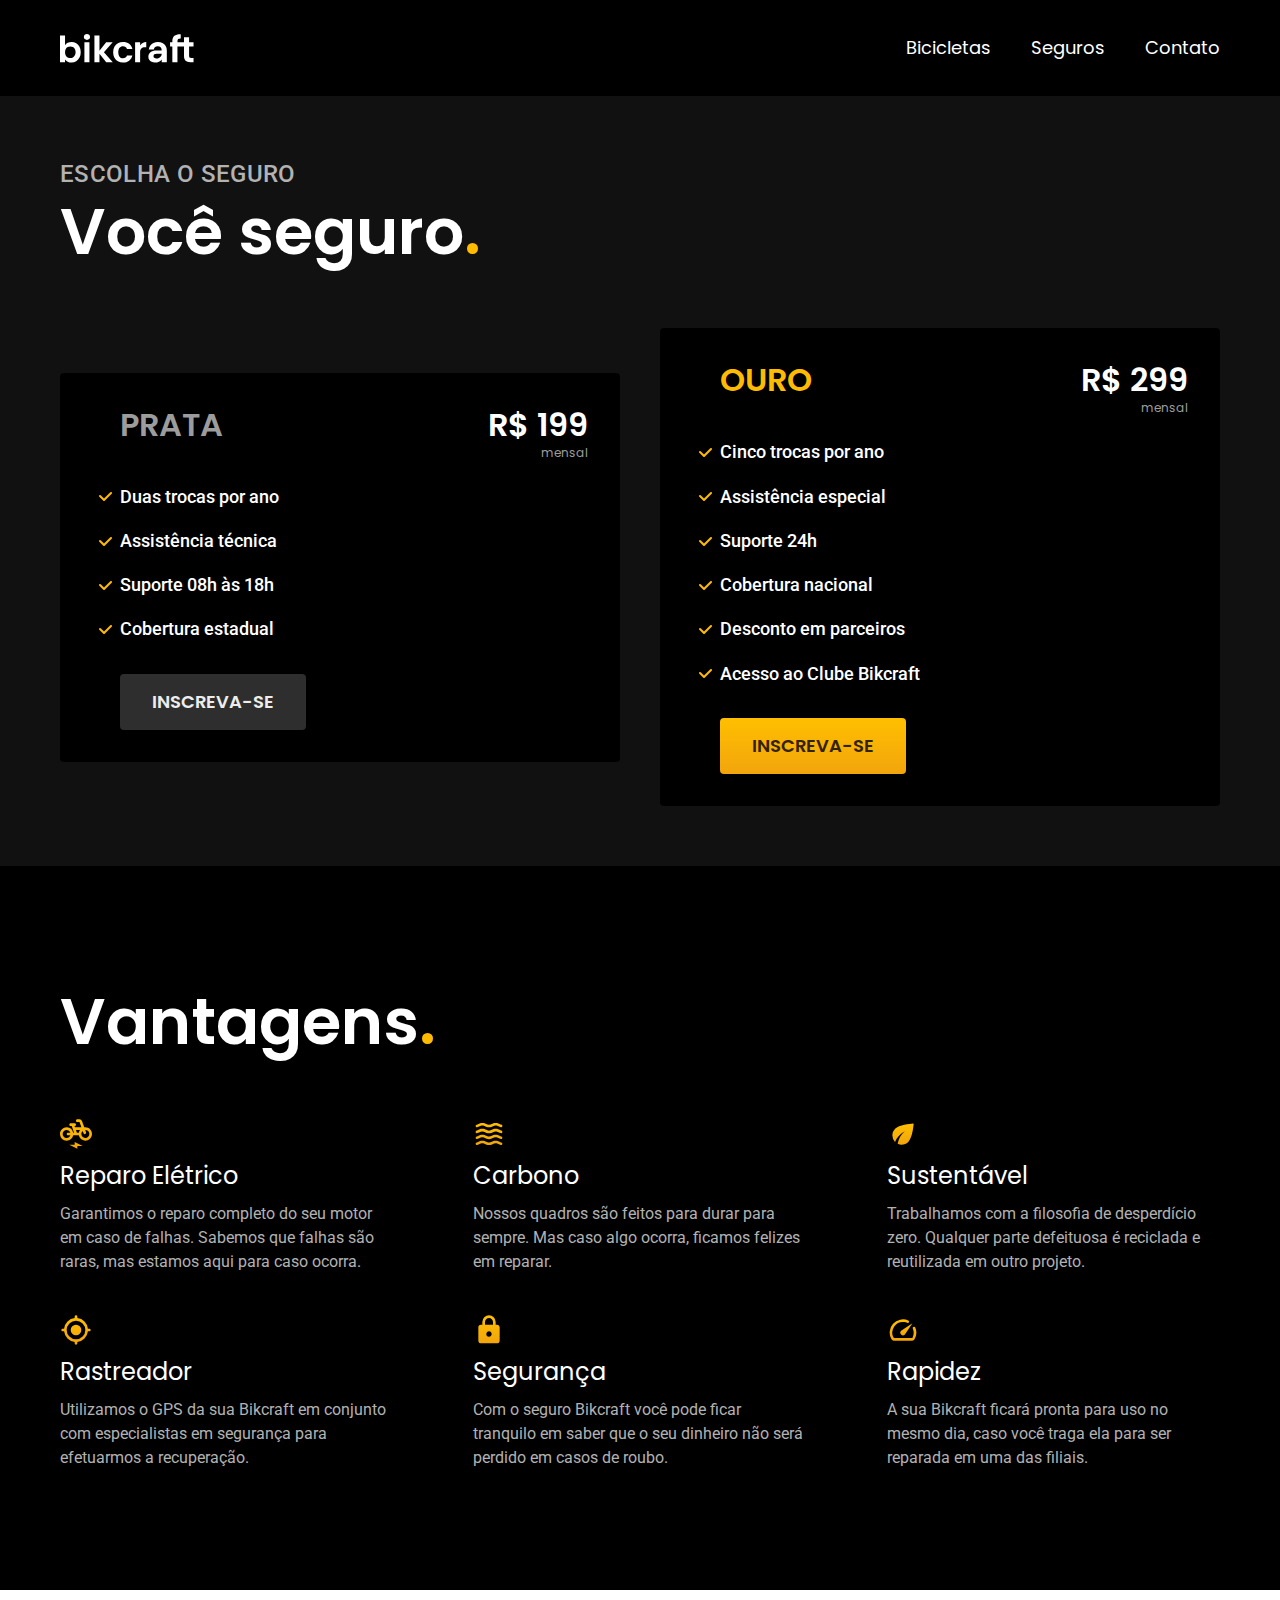
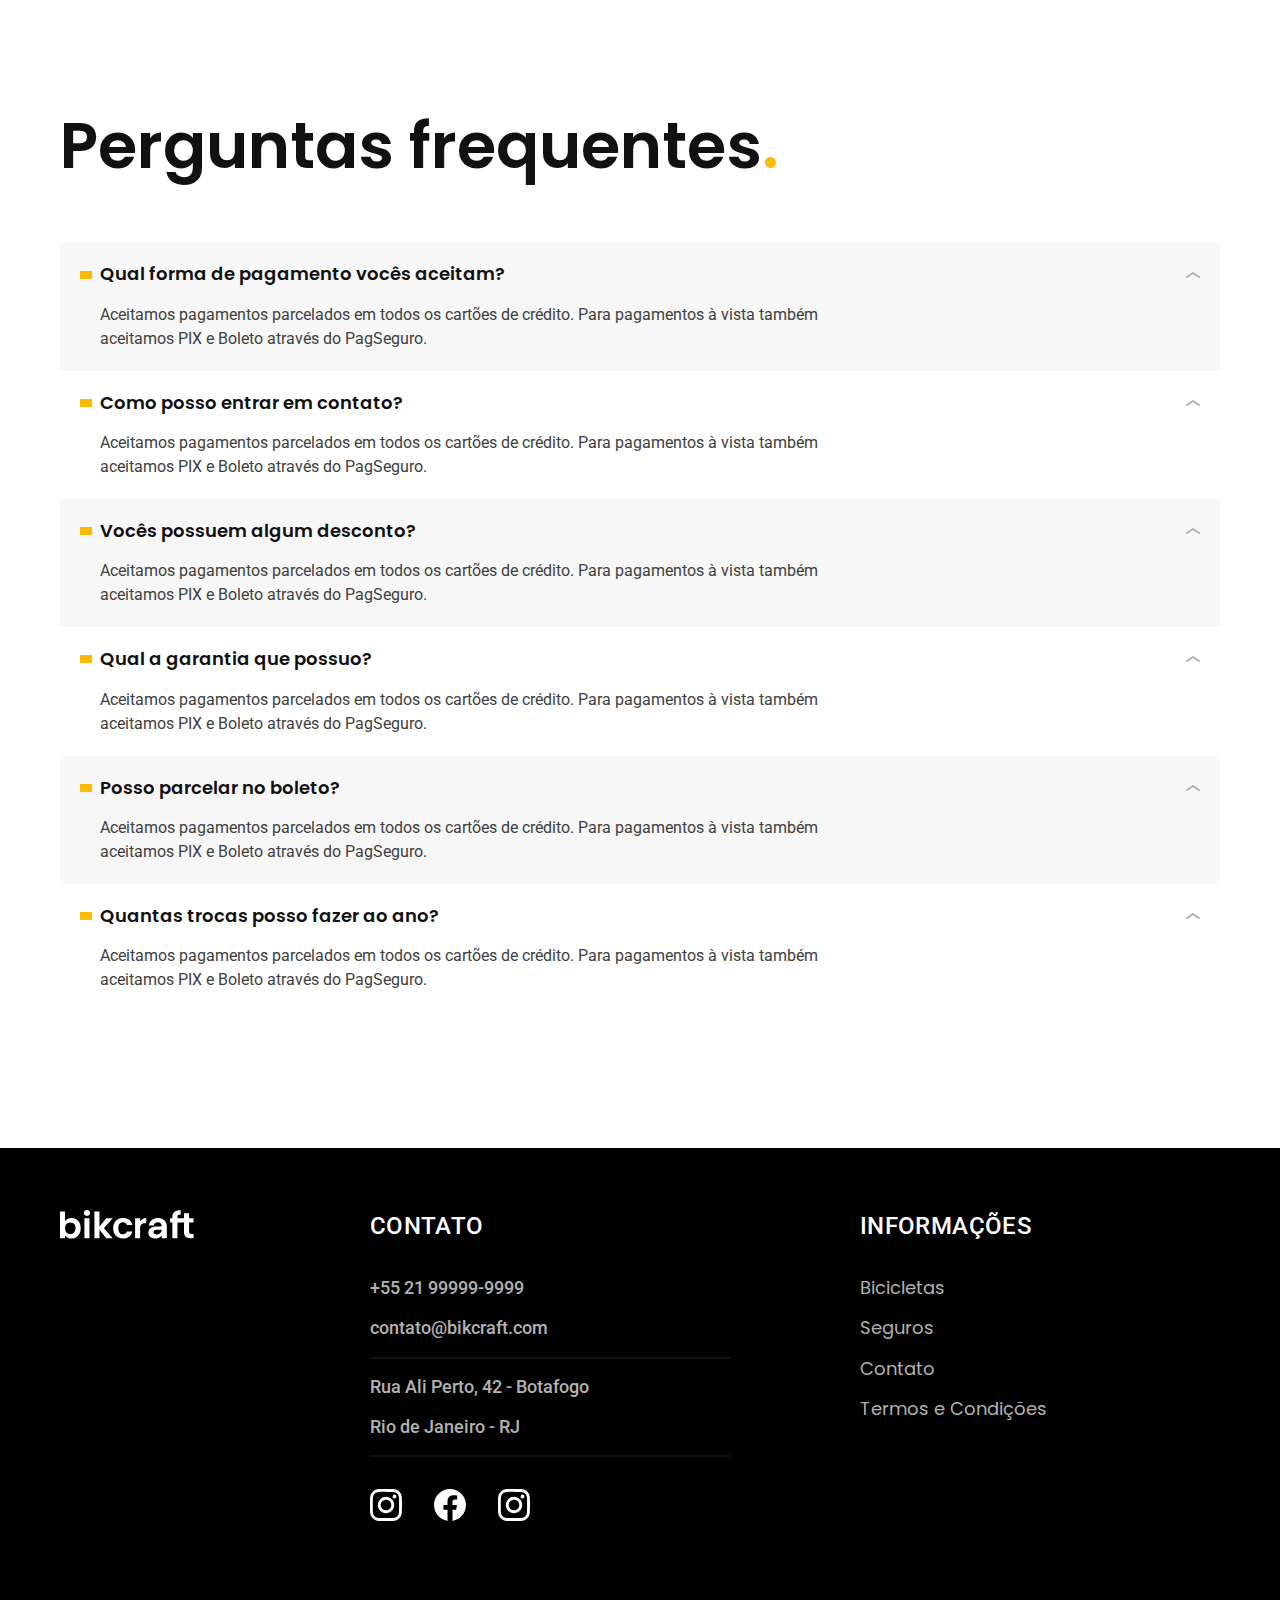
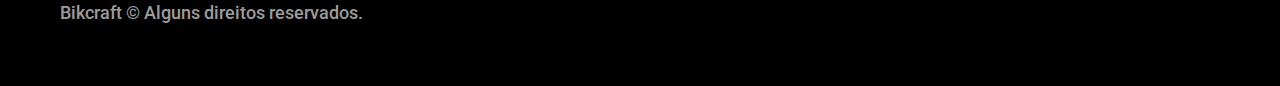
<file: seguros.html>
<!DOCTYPE html>
<html lang="pt-br">

<head>
  <meta charset="UTF-8">
  <meta name="viewport" content="width=device-width, initial-scale=1.0">
  <link rel="stylesheet" href="./css/style.css">
  <link rel="preconnect" href="https://fonts.googleapis.com">
  <link rel="preconnect" href="https://fonts.gstatic.com" crossorigin>
  <link href="https://fonts.googleapis.com/css2?family=Merriweather:ital,wght@1,900&family=Poppins:wght@400;600&family=Roboto:wght@400;500&display=swap" rel="stylesheet">
  <title>Curso Origamid HTML e CSS para iniciantes</title>
  <meta name="description" content="Exercício do Curso Origamid de HTML e CSS para Iniciantes.">
</head>

<body id="seguros">
  <header class="header-bg">
    <div class="header container">
      <a href="./">
        <img src="./img/bikcraft.svg" alt="Bikcraft">
      </a>
      <nav aria-label="primaria">
        <ul class="header-menu font-1-m cor-0">
          <li><a href="./bicicletas.html">Bicicletas</a></li>
          <li><a href="./seguros.html">Seguros</a></li>
          <li><a href="./contato.html">Contato</a></li>
        </ul>
      </nav>
    </div>
  </header>
  <main class="seguros-bg">
    <div class="titulo-bg">
      <div class="titulo container">
        <p class="font-2-l-b cor-5">Escolha o seguro</p>
        <h1 class="font-1-xxl cor-0">Você seguro<span class="cor-p1">.</span></h1>
      </div>
    </div>
    <div class="seguros container">
      <div class="seguros-item">
        <h3 class="font-1-xl cor-6">PRATA</h3>
        <span class="font-1-xl cor-0">R$ 199 <span class="font-1-xs cor-6">mensal</span></span>
        <ul class="font-2-m cor-0">
          <li>Duas trocas por ano</li>
          <li>Assistência técnica</li>
          <li>Suporte 08h às 18h</li>
          <li>Cobertura estadual</li>
        </ul>
        <a class="botao secundario" href="./orcamento.html">Inscreva-se</a>
      </div>
      <div class="seguros-item">
        <h3 class="font-1-xl cor-p1">OURO</h3>
        <span class="font-1-xl cor-0">R$ 299 <span class="font-1-xs cor-6">mensal</span></span>
        <ul class="font-2-m cor-0">
          <li>Cinco trocas por ano</li>
          <li>Assistência especial</li>
          <li>Suporte 24h</li>
          <li>Cobertura nacional</li>
          <li>Desconto em parceiros</li>
          <li>Acesso ao Clube Bikcraft</li>
        </ul>
        <a class="botao" href="./orcamento.html">Inscreva-se</a>
      </div>
    </div>
  </main>
  <article class="vantagens-bg">
    <div class="vantagens container">
      <h2 class="font-1-xxl cor-0">Vantagens<span class="cor-p1">.</span></h2>
      <ul>
        <li>
          <img src="./img/icones/eletrica.svg" alt="">
          <h3 class="font-1-l cor-0">Reparo Elétrico</h3>
          <p class="font-2-s cor-5">Garantimos o reparo completo do seu motor em caso de falhas. Sabemos que falhas são raras, mas estamos aqui para caso ocorra.</p>
        </li>

        <li>
          <img src="./img/icones/carbono.svg" alt="">
          <h3 class="font-1-l cor-0">Carbono</h3>
          <p class="font-2-s cor-5">Nossos quadros são feitos para durar para sempre. Mas caso algo ocorra, ficamos felizes em reparar.</p>
        </li>
        <li>
          <img src="./img/icones/sustentavel.svg" alt="">
          <h3 class="font-1-l cor-0">Sustentável</h3>
          <p class="font-2-s cor-5">Trabalhamos com a filosofia de desperdício zero. Qualquer parte defeituosa é reciclada e reutilizada em outro projeto.</p>
        </li>
        <li>
          <img src="./img/icones/rastreador.svg" alt="">
          <h3 class="font-1-l cor-0">Rastreador</h3>
          <p class="font-2-s cor-5">Utilizamos o GPS da sua Bikcraft em conjunto com especialistas em segurança para efetuarmos a recuperação.</p>
        </li>
        <li>
          <img src="./img/icones/seguro.svg" alt="">
          <h3 class="font-1-l cor-0">Segurança</h3>
          <p class="font-2-s cor-5">Com o seguro Bikcraft você pode ficar tranquilo em saber que o seu dinheiro não será perdido em casos de roubo.</p>
        </li>
        <li>
          <img src="./img/icones/velocidade.svg" alt="">
          <h3 class="font-1-l cor-0">Rapidez</h3>
          <p class="font-2-s cor-5">A sua Bikcraft ficará pronta para uso no mesmo dia, caso você traga ela para ser reparada em uma das filiais.</p>
        </li>
      </ul>
    </div>
  </article>
  <article class="perguntas container">
    <h2 class="font-1-xxl">Perguntas frequentes<span class="cor-p1">.</span></h2>
    <dl>
      <div>
        <dt class="font-1-m-b">Qual forma de pagamento vocês aceitam?</dt>
        <dd class="font-2-s cor-9">Aceitamos pagamentos parcelados em todos os cartões de crédito. Para pagamentos à vista também aceitamos PIX e Boleto através do PagSeguro.</dd>
      </div>
      <div>
        <dt class="font-1-m-b">Como posso entrar em contato?</dt>
        <dd class="font-2-s cor-9">Aceitamos pagamentos parcelados em todos os cartões de crédito. Para pagamentos à vista também aceitamos PIX e Boleto através do PagSeguro.</dd>
      </div>
      <div>
        <dt class="font-1-m-b">Vocês possuem algum desconto?</dt>
        <dd class="font-2-s cor-9">Aceitamos pagamentos parcelados em todos os cartões de crédito. Para pagamentos à vista também aceitamos PIX e Boleto através do PagSeguro.</dd>
      </div>
      <div>
        <dt class="font-1-m-b">Qual a garantia que possuo?</dt>
        <dd class="font-2-s cor-9">Aceitamos pagamentos parcelados em todos os cartões de crédito. Para pagamentos à vista também aceitamos PIX e Boleto através do PagSeguro.</dd>
      </div>
      <div>
        <dt class="font-1-m-b">Posso parcelar no boleto?</dt>
        <dd class="font-2-s cor-9">Aceitamos pagamentos parcelados em todos os cartões de crédito. Para pagamentos à vista também aceitamos PIX e Boleto através do PagSeguro.</dd>
      </div>
      <div>
        <dt class="font-1-m-b">Quantas trocas posso fazer ao ano?</dt>
        <dd class="font-2-s cor-9">Aceitamos pagamentos parcelados em todos os cartões de crédito. Para pagamentos à vista também aceitamos PIX e Boleto através do PagSeguro.</dd>
      </div>
    </dl>
  </article>

  <footer class="footer-bg">
    <div class="footer container">
      <img src="./img/bikcraft.svg" alt="Bikcraft">
      <div class="footer-contato">
        <h3 class="font-2-l-b cor-0">Contato</h3>
        <ul class="font-2-m cor-5">
          <li><a href="tel:+5521999999999">+55 21 99999-9999</a></li>
          <li><a href="mailto:contato@bikcraft.com">contato@bikcraft.com</a></li>
          <li>Rua Ali Perto, 42 - Botafogo</li>
          <li>Rio de Janeiro - RJ</li>
        </ul>
        <div class="footer-redes">
          <a href="./">
            <img src="./img/redes/instagram.svg" alt="Instagram">
          </a>
          <a href="./">
            <img src="./img/redes/facebook.svg" alt="Facebook">
          </a>
          <a href="./">
            <img src="./img/redes/instagram.svg" alt="YouTube">
          </a>
        </div>
      </div>
      <div class="footer-informacoes">
        <h3 class="font-2-l-b cor-0">Informações</h3>
        <nav>
          <ul class="font-1-m cor-5">
            <li><a href="./bicicletas.html">Bicicletas</a></li>
            <li><a href="./seguros.html">Seguros</a></li>
            <li><a href="./contato.html">Contato</a></li>
            <li><a href="./termos.html">Termos e Condições</a></li>
          </ul>
        </nav>
      </div>
      <p class="footer-copy font-2-m cor-6">Bikcraft © Alguns direitos reservados.</p>
    </div>
  </footer>
</body>

</html>
</file>
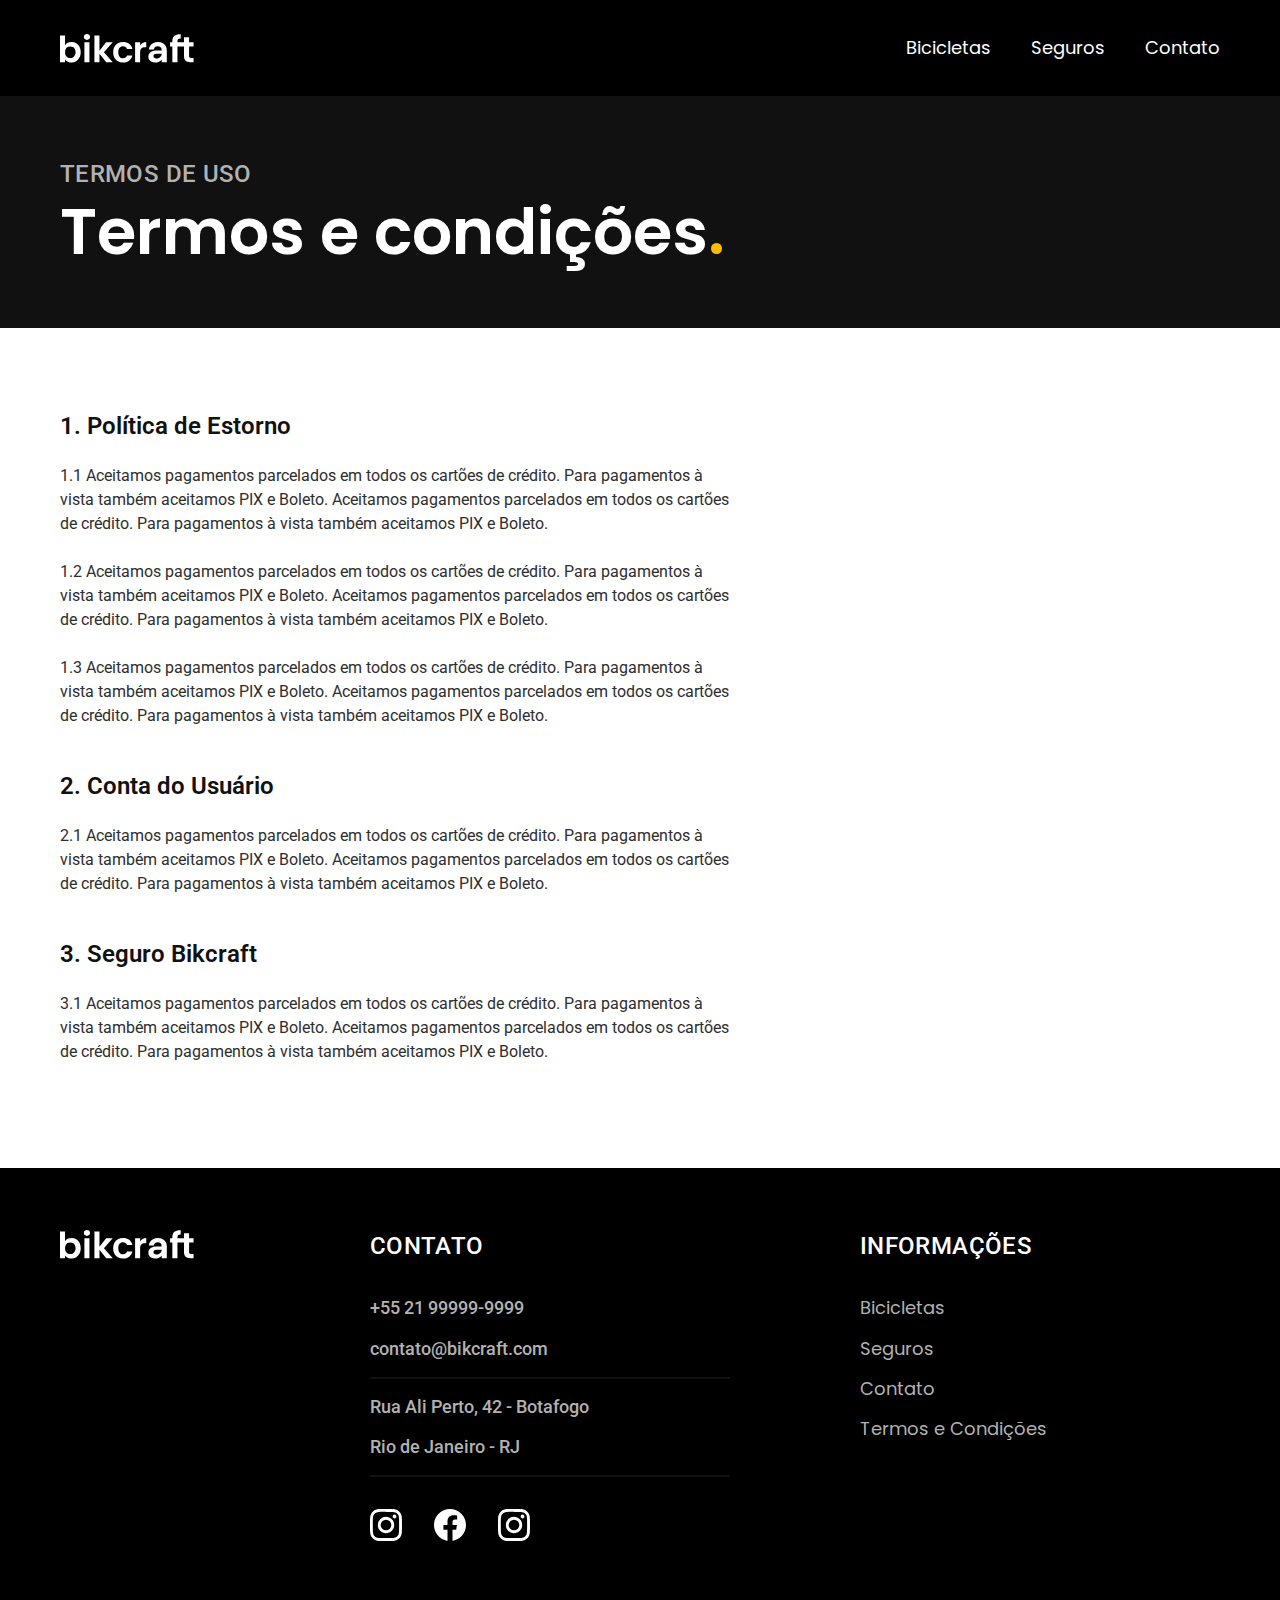
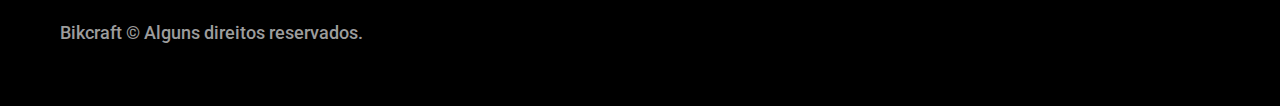
<file: termos.html>
<!DOCTYPE html>
<html lang="pt-br">

<head>
  <meta charset="UTF-8">
  <meta name="viewport" content="width=device-width, initial-scale=1.0">
  <link rel="stylesheet" href="./css/style.css">
  <link rel="preconnect" href="https://fonts.googleapis.com">
  <link rel="preconnect" href="https://fonts.gstatic.com" crossorigin>
  <link href="https://fonts.googleapis.com/css2?family=Merriweather:ital,wght@1,900&family=Poppins:wght@400;600&family=Roboto:wght@400;500&display=swap" rel="stylesheet">
  <title>Curso Origamid HTML e CSS para iniciantes</title>
  <meta name="description" content="Exercício do Curso Origamid de HTML e CSS para Iniciantes.">
</head>

<body id="termos">
  <header class="header-bg">
    <div class="header container">
      <a href="./">
        <img src="./img/bikcraft.svg" alt="Bikcraft">
      </a>
      <nav aria-label="primaria">
        <ul class="header-menu font-1-m cor-0">
          <li><a href="./bicicletas.html">Bicicletas</a></li>
          <li><a href="./seguros.html">Seguros</a></li>
          <li><a href="./contato.html">Contato</a></li>
        </ul>
      </nav>
    </div>
  </header>
  <main>
    <div class="titulo-bg">
      <div class="titulo container">
        <p class="font-2-l-b cor-5">Termos de uso</p>
        <h1 class="font-1-xxl cor-0">Termos e condições<span class="cor-p1">.</span></h1>
      </div>
    </div>
    <div class="termos font-2-s cor-10 container">
      <h2 class="font-1-1 cor-11">1. Política de Estorno</h2>
      <p>1.1 Aceitamos pagamentos parcelados em todos os cartões de crédito. Para pagamentos à vista também aceitamos PIX e Boleto. Aceitamos pagamentos parcelados em todos os cartões de crédito. Para pagamentos à vista também aceitamos PIX e Boleto.</p>
      <p>1.2 Aceitamos pagamentos parcelados em todos os cartões de crédito. Para pagamentos à vista também aceitamos PIX e Boleto. Aceitamos pagamentos parcelados em todos os cartões de crédito. Para pagamentos à vista também aceitamos PIX e Boleto.</p>
      <p>1.3 Aceitamos pagamentos parcelados em todos os cartões de crédito. Para pagamentos à vista também aceitamos PIX e Boleto. Aceitamos pagamentos parcelados em todos os cartões de crédito. Para pagamentos à vista também aceitamos PIX e Boleto.</p>
      <h2 class="font-1-1 cor-11">2. Conta do Usuário</h2>
      <p>2.1 Aceitamos pagamentos parcelados em todos os cartões de crédito. Para pagamentos à vista também aceitamos PIX e Boleto. Aceitamos pagamentos parcelados em todos os cartões de crédito. Para pagamentos à vista também aceitamos PIX e Boleto.</p>
      <h2 class="font-1-1 cor-11">3. Seguro Bikcraft</h2>
      <p>3.1 Aceitamos pagamentos parcelados em todos os cartões de crédito. Para pagamentos à vista também aceitamos PIX e Boleto. Aceitamos pagamentos parcelados em todos os cartões de crédito. Para pagamentos à vista também aceitamos PIX e Boleto.</p>
    </div>
  </main>
  <footer class="footer-bg">
    <div class="footer container">
      <img src="./img/bikcraft.svg" alt="Bikcraft">
      <div class="footer-contato">
        <h3 class="font-2-l-b cor-0">Contato</h3>
        <ul class="font-2-m cor-5">
          <li><a href="tel:+5521999999999">+55 21 99999-9999</a></li>
          <li><a href="mailto:contato@bikcraft.com">contato@bikcraft.com</a></li>
          <li>Rua Ali Perto, 42 - Botafogo</li>
          <li>Rio de Janeiro - RJ</li>
        </ul>
        <div class="footer-redes">
          <a href="./">
            <img src="./img/redes/instagram.svg" alt="Instagram">
          </a>
          <a href="./">
            <img src="./img/redes/facebook.svg" alt="Facebook">
          </a>
          <a href="./">
            <img src="./img/redes/instagram.svg" alt="YouTube">
          </a>
        </div>
      </div>
      <div class="footer-informacoes">
        <h3 class="font-2-l-b cor-0">Informações</h3>
        <nav>
          <ul class="font-1-m cor-5">
            <li><a href="./bicicletas.html">Bicicletas</a></li>
            <li><a href="./seguros.html">Seguros</a></li>
            <li><a href="./contato.html">Contato</a></li>
            <li><a href="./termos.html">Termos e Condições</a></li>
          </ul>
        </nav>
      </div>
      <p class="footer-copy font-2-m cor-6">Bikcraft © Alguns direitos reservados.</p>
    </div>
  </footer>
</body>

</html>
</file>
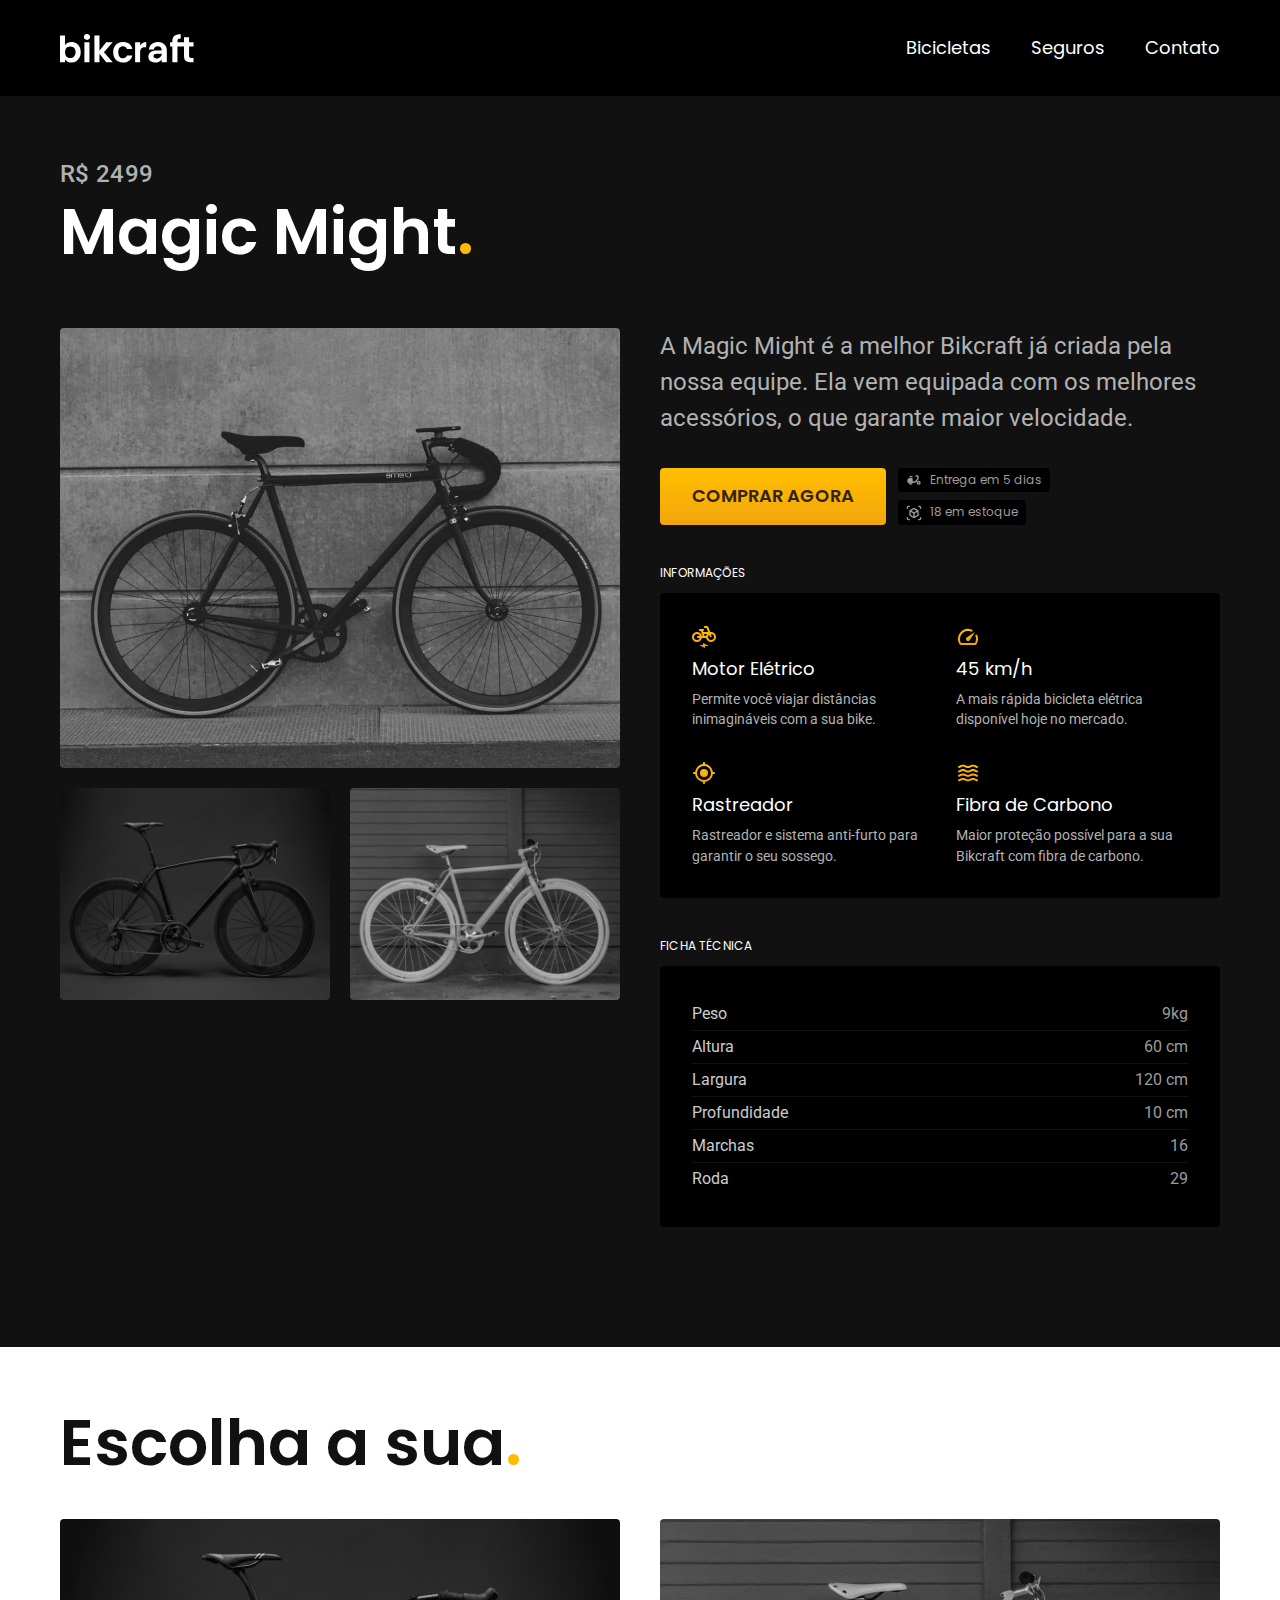
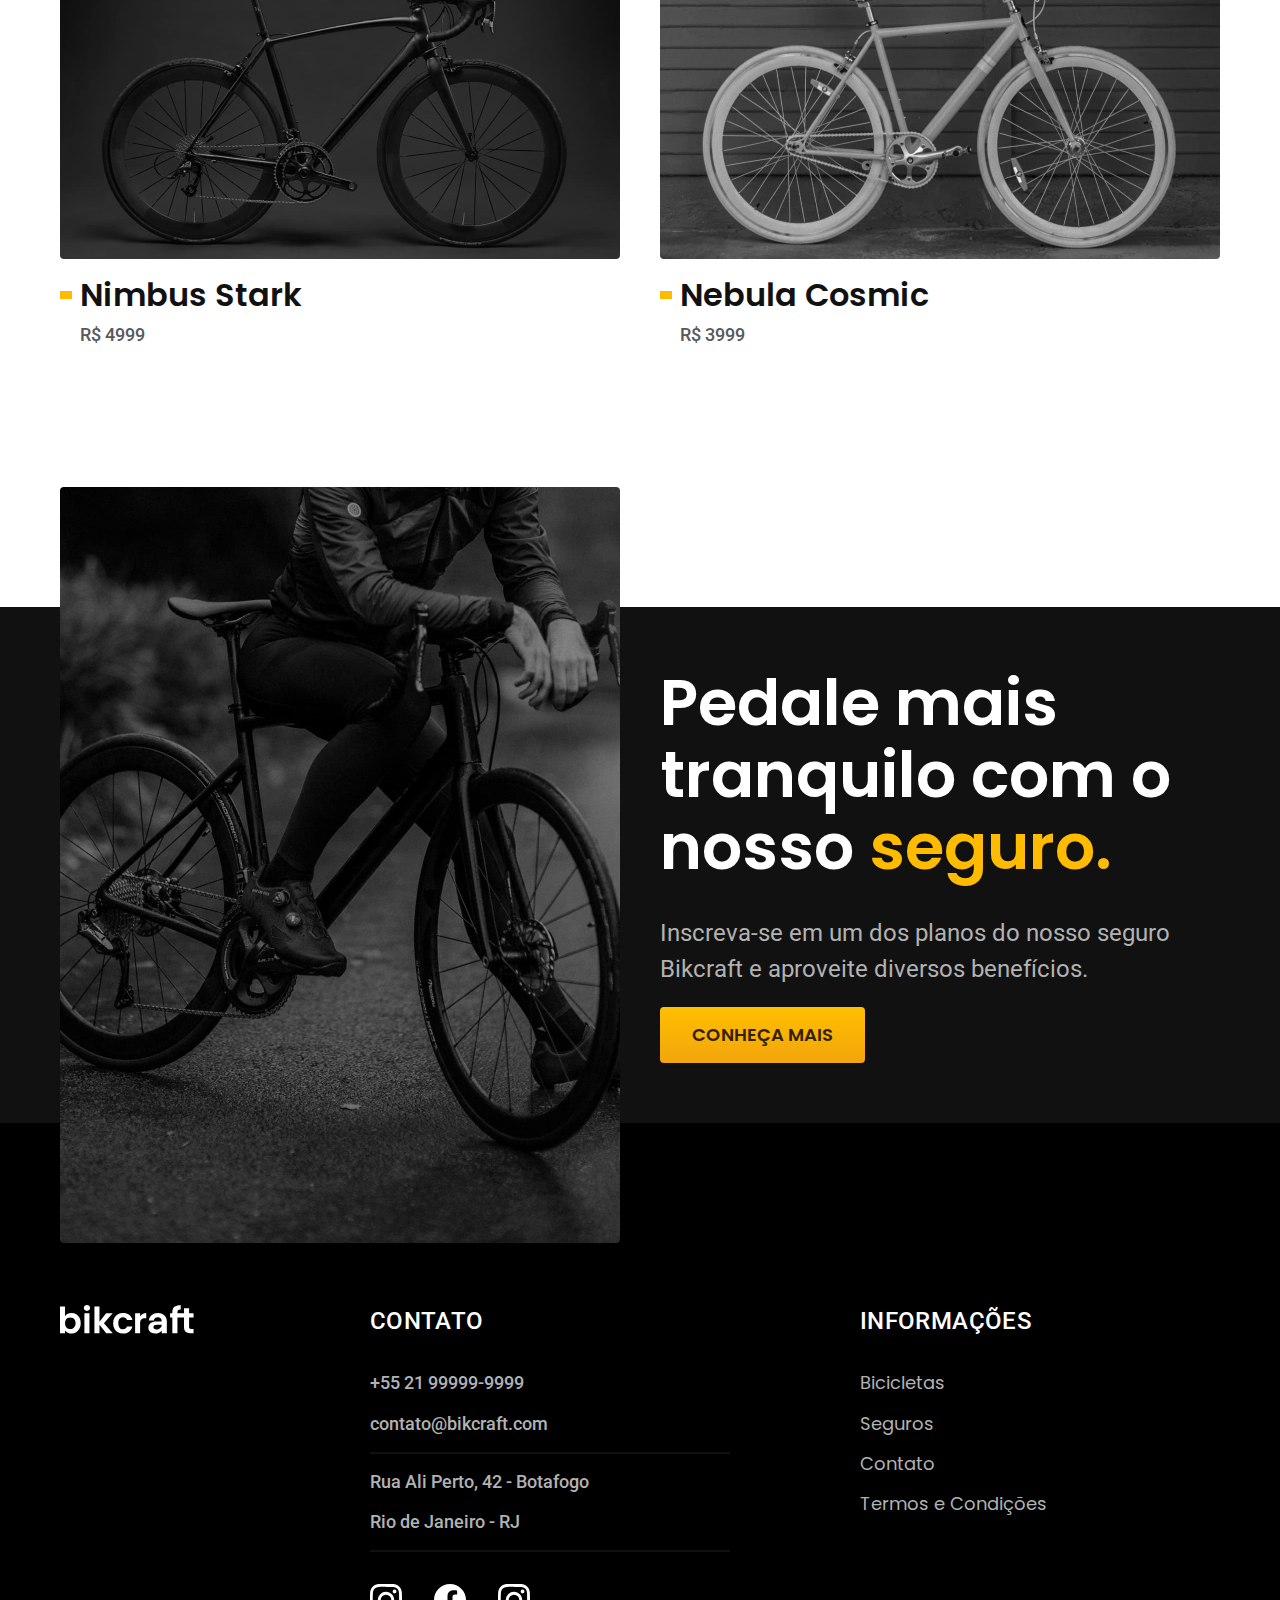
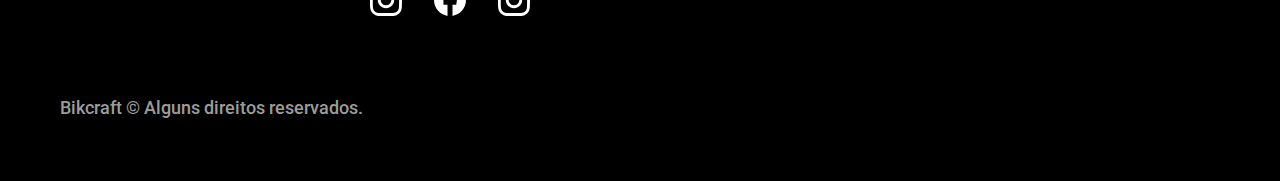
<file: bicicletas/magic.html>
<!DOCTYPE html>
<html lang="pt-br">

<head>
  <meta charset="UTF-8">
  <meta name="viewport" content="width=device-width, initial-scale=1.0">
  <link rel="stylesheet" href="../css/style.css">
  <link rel="preconnect" href="https://fonts.googleapis.com">
  <link rel="preconnect" href="https://fonts.gstatic.com" crossorigin>
  <link href="https://fonts.googleapis.com/css2?family=Merriweather:ital,wght@1,900&family=Poppins:wght@400;600&family=Roboto:wght@400;500&display=swap" rel="stylesheet">
  <title>Curso Origamid HTML e CSS para iniciantes</title>
  <meta name="description" content="Exercício do Curso Origamid de HTML e CSS para Iniciantes.">
</head>

<body id="bicicleta">
  <header class="header-bg">
    <div class="header container">
      <a href="../">
        <img src="../img/bikcraft.svg" alt="Bikcraft">
      </a>
      <nav aria-label="primaria">
        <ul class="header-menu font-1-m cor-0">
          <li><a href="../bicicletas.html">Bicicletas</a></li>
          <li><a href="../seguros.html">Seguros</a></li>
          <li><a href="../contato.html">Contato</a></li>
        </ul>
      </nav>
    </div>
  </header>
  <main class="titulo-bg">
    <div>
      <div class="titulo container">
        <p class="font-2-l-b cor-5">R$ 2499</p>
        <h1 class="font-1-xxl cor-0">Magic Might<span class="cor-p1">.</span></h1>
      </div>
    </div>
    <div class="bicicleta container">
      <div class="bicicleta-imagens">
        <img src="../img/bicicleta/nimbus2.jpg" alt="">
        <img src="../img/bicicleta/nimbus1.jpg" alt="">
        <img src="../img/bicicleta/nimbus3.jpg" alt="">
      </div>
      <div class="bicicleta-conteudo">
        <p class="font-2-l cor-5">A Magic Might é a melhor Bikcraft já criada pela nossa equipe. Ela vem equipada com os melhores acessórios, o que garante maior velocidade.</p>
        <div class="bicicleta-comprar">
          <a class="botao" href="../orcamento.html">Comprar Agora</a>
          <span class="font-1-xs cor-6"><img src="../img/icones/entrega.svg" alt=""> Entrega em 5 dias</span>
          <span class="font-1-xs cor-6"><img src="../img/icones/estoque.svg" alt=""> 18 em estoque</span>
        </div>
        <h2 class="font-1-xs cor-0">Informações</h2>
        <ul class="bicicleta-informacoes">
          <li>
            <img src="../img/icones/eletrica.svg" alt="">
            <h3 class="font-1-m cor-0">Motor Elétrico</h3>
            <p class="font-2-xs cor-5">Permite você viajar distâncias inimagináveis com a sua bike.</p>
          </li>
          <li>
            <img src="../img/icones/velocidade.svg" alt="">
            <h3 class="font-1-m cor-0">45 km/h</h3>
            <p class="font-2-xs cor-5">A mais rápida bicicleta elétrica disponível hoje no mercado.</p>
          </li>
          <li>
            <img src="../img/icones/rastreador.svg" alt="">
            <h3 class="font-1-m cor-0">Rastreador</h3>
            <p class="font-2-xs cor-5">Rastreador e sistema anti-furto para garantir o seu sossego.</p>
          </li>
          <li>
            <img src="../img/icones/carbono.svg" alt="">
            <h3 class="font-1-m cor-0">Fibra de Carbono</h3>
            <p class="font-2-xs cor-5">Maior proteção possível para a sua Bikcraft com fibra de carbono.</p>
          </li>
        </ul>

        <h2 class=" font-1-xs cor-0">Ficha Técnica</h2>
        <ul class="bicicleta-ficha font-2-s cor-4">
          <li>Peso <span>9kg</span></li>
          <li>Altura <span>60 cm</span></li>
          <li>Largura <span>120 cm</span></li>
          <li>Profundidade <span>10 cm</span></li>
          <li>Marchas <span>16</span></li>
          <li>Roda <span>29</span></li>
        </ul>
      </div>
  </main>

  <article class="bicicletas-lista container">
    <h2 class="font-1-xxl">Escolha a sua<span class="cor-p1">.</span></h2>
    <ul>
      <li>
        <a href="./nimbus.html">
          <img src="../img/bicicletas/nimbus.jpg" alt="Bicicleta Preta">
          <h3 class="font-1-xl">Nimbus Stark</h3>
          <span class="font-2-m cor-8">R$ 4999</span>
        </a>
      </li>
      <li>
        <a href="./nebula.html">
          <img src="../img/bicicletas/nebula.jpg" alt="Bicicleta Preta">
          <h3 class="font-1-xl">Nebula Cosmic</h3>
          <span class="font-2-m cor-8">R$ 3999</span>
        </a>
      </li>
    </ul>
  </article>

  <article class="seguro-bg">
    <div class="seguro container">
      <div class="seguro-imagem">
        <img src="../img/fotos/seguros.jpg" alt="Pessoa parada em cima de uma bicicleta.">
      </div>
      <div class="seguro-conteudo">
        <h2 class="font-1-xxl cor-0">Pedale mais tranquilo com o nosso <span class="cor-p1">seguro.</span></h2>
        <p class="font-2-l cor-5">Inscreva-se em um dos planos do nosso seguro Bikcraft e aproveite diversos benefícios.</p>
        <a class="botao" href="../seguros.html">Conheça Mais</a>
      </div>
    </div>
  </article>

  <footer class="footer-bg">
    <div class="footer container">
      <img src="../img/bikcraft.svg" alt="Bikcraft">
      <div class="footer-contato">
        <h3 class="font-2-l-b cor-0">Contato</h3>
        <ul class="font-2-m cor-5">
          <li><a href="tel:+5521999999999">+55 21 99999-9999</a></li>
          <li><a href="mailto:contato@bikcraft.com">contato@bikcraft.com</a></li>
          <li>Rua Ali Perto, 42 - Botafogo</li>
          <li>Rio de Janeiro - RJ</li>
        </ul>
        <div class="footer-redes">
          <a href="../">
            <img src="../img/redes/instagram.svg" alt="Instagram">
          </a>
          <a href="../">
            <img src="../img/redes/facebook.svg" alt="Facebook">
          </a>
          <a href="../">
            <img src="../img/redes/instagram.svg" alt="YouTube">
          </a>
        </div>
      </div>
      <div class="footer-informacoes">
        <h3 class="font-2-l-b cor-0">Informações</h3>
        <nav>
          <ul class="font-1-m cor-5">
            <li><a href="../bicicletas.html">Bicicletas</a></li>
            <li><a href="../seguros.html">Seguros</a></li>
            <li><a href="../contato.html">Contato</a></li>
            <li><a href="../termos.html">Termos e Condições</a></li>
          </ul>
        </nav>
      </div>
      <p class="footer-copy font-2-m cor-6">Bikcraft © Alguns direitos reservados.</p>
    </div>
  </footer>
</body>

</html>
</file>
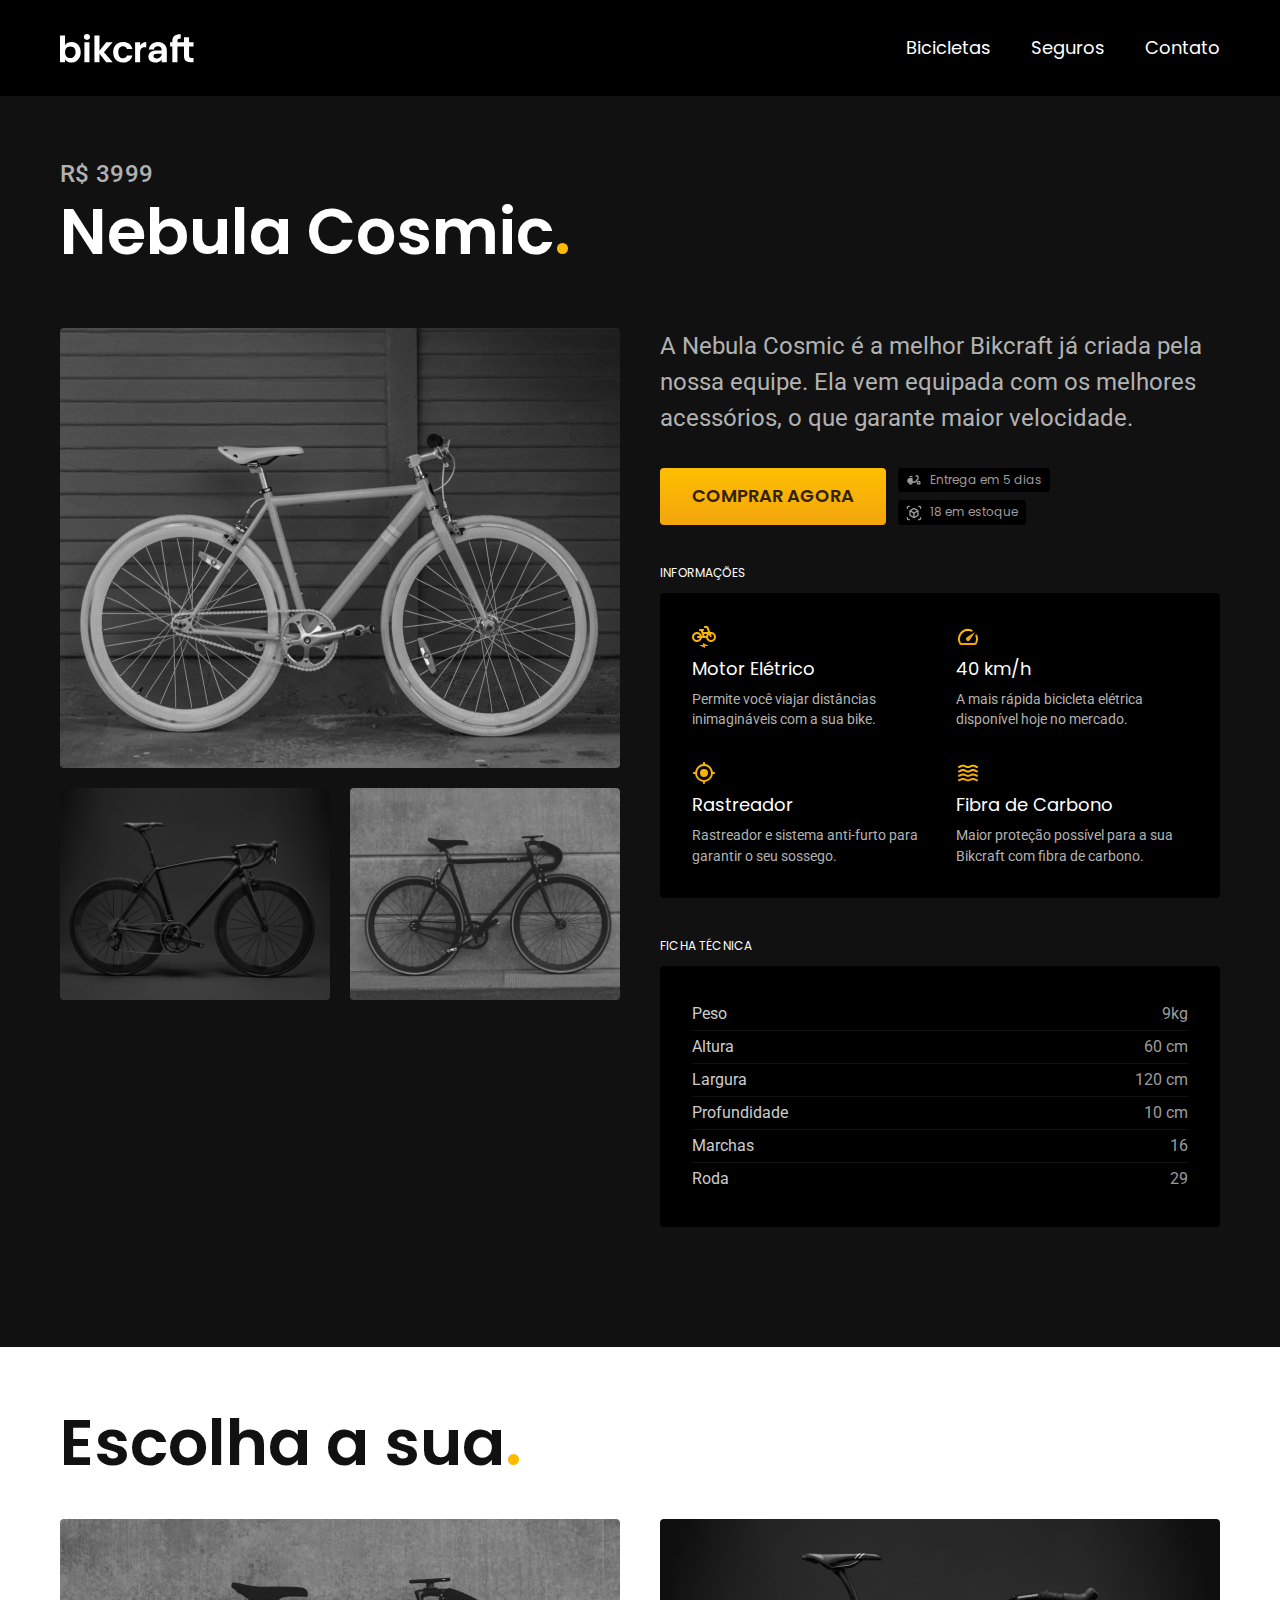
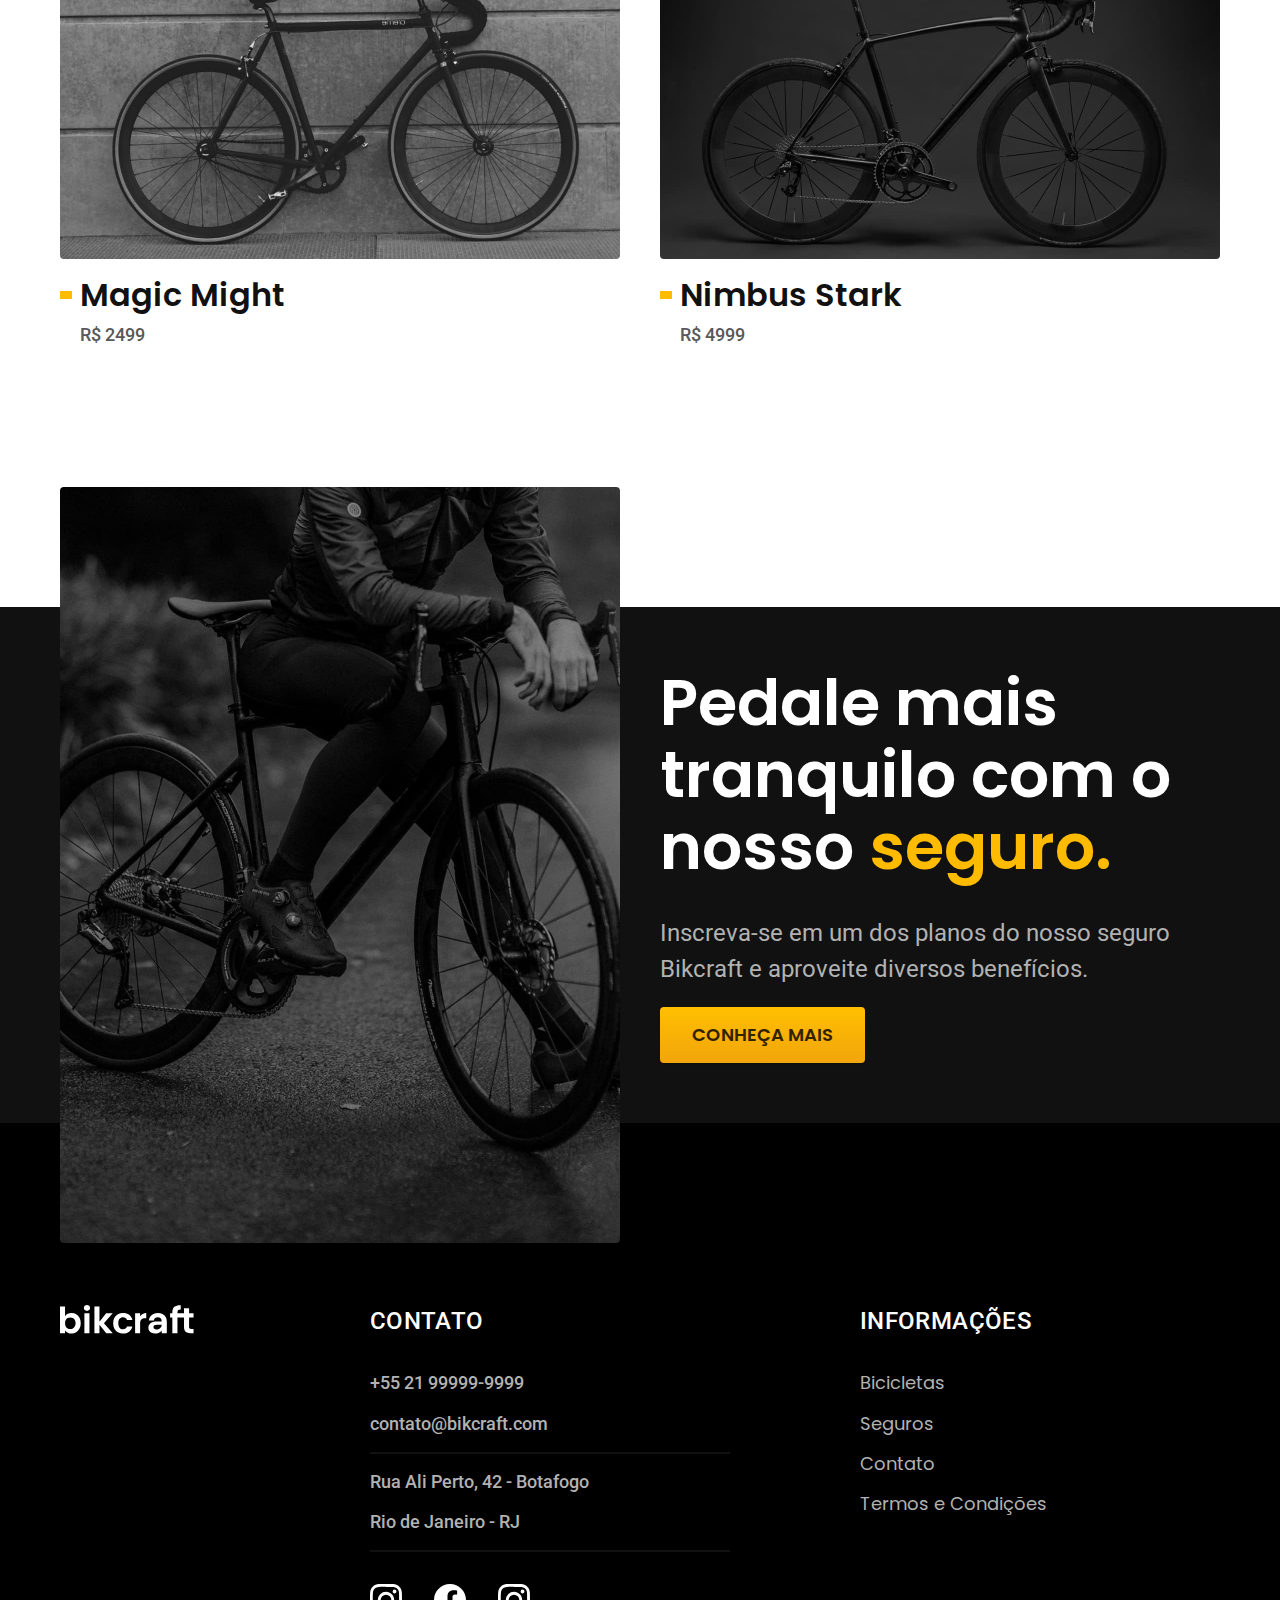
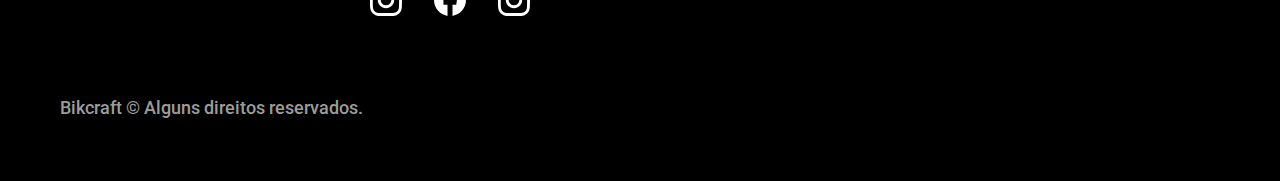
<file: bicicletas/nebula.html>
<!DOCTYPE html>
<html lang="pt-br">

<head>
  <meta charset="UTF-8">
  <meta name="viewport" content="width=device-width, initial-scale=1.0">
  <link rel="stylesheet" href="../css/style.css">
  <link rel="preconnect" href="https://fonts.googleapis.com">
  <link rel="preconnect" href="https://fonts.gstatic.com" crossorigin>
  <link href="https://fonts.googleapis.com/css2?family=Merriweather:ital,wght@1,900&family=Poppins:wght@400;600&family=Roboto:wght@400;500&display=swap" rel="stylesheet">
  <title>Curso Origamid HTML e CSS para iniciantes</title>
  <meta name="description" content="Exercício do Curso Origamid de HTML e CSS para Iniciantes.">
</head>

<body id="bicicleta">
  <header class="header-bg">
    <div class="header container">
      <a href="../">
        <img src="../img/bikcraft.svg" alt="Bikcraft">
      </a>
      <nav aria-label="primaria">
        <ul class="header-menu font-1-m cor-0">
          <li><a href="../bicicletas.html">Bicicletas</a></li>
          <li><a href="../seguros.html">Seguros</a></li>
          <li><a href="../contato.html">Contato</a></li>
        </ul>
      </nav>
    </div>
  </header>
  <main class="titulo-bg">
    <div>
      <div class="titulo container">
        <p class="font-2-l-b cor-5">R$ 3999</p>
        <h1 class="font-1-xxl cor-0">Nebula Cosmic<span class="cor-p1">.</span></h1>
      </div>
    </div>
    <div class="bicicleta container">
      <div class="bicicleta-imagens">
        <img src="../img/bicicleta/nimbus3.jpg" alt="">
        <img src="../img/bicicleta/nimbus1.jpg" alt="">
        <img src="../img/bicicleta/nimbus2.jpg" alt="">
      </div>
      <div class="bicicleta-conteudo">
        <p class="font-2-l cor-5">A Nebula Cosmic é a melhor Bikcraft já criada pela nossa equipe. Ela vem equipada com os melhores acessórios, o que garante maior velocidade.</p>
        <div class="bicicleta-comprar">
          <a class="botao" href="../orcamento.html">Comprar Agora</a>
          <span class="font-1-xs cor-6"><img src="../img/icones/entrega.svg" alt=""> Entrega em 5 dias</span>
          <span class="font-1-xs cor-6"><img src="../img/icones/estoque.svg" alt=""> 18 em estoque</span>
        </div>
        <h2 class="font-1-xs cor-0">Informações</h2>
        <ul class="bicicleta-informacoes">
          <li>
            <img src="../img/icones/eletrica.svg" alt="">
            <h3 class="font-1-m cor-0">Motor Elétrico</h3>
            <p class="font-2-xs cor-5">Permite você viajar distâncias inimagináveis com a sua bike.</p>
          </li>
          <li>
            <img src="../img/icones/velocidade.svg" alt="">
            <h3 class="font-1-m cor-0">40 km/h</h3>
            <p class="font-2-xs cor-5">A mais rápida bicicleta elétrica disponível hoje no mercado.</p>
          </li>
          <li>
            <img src="../img/icones/rastreador.svg" alt="">
            <h3 class="font-1-m cor-0">Rastreador</h3>
            <p class="font-2-xs cor-5">Rastreador e sistema anti-furto para garantir o seu sossego.</p>
          </li>
          <li>
            <img src="../img/icones/carbono.svg" alt="">
            <h3 class="font-1-m cor-0">Fibra de Carbono</h3>
            <p class="font-2-xs cor-5">Maior proteção possível para a sua Bikcraft com fibra de carbono.</p>
          </li>
        </ul>

        <h2 class=" font-1-xs cor-0">Ficha Técnica</h2>
        <ul class="bicicleta-ficha font-2-s cor-4">
          <li>Peso <span>9kg</span></li>
          <li>Altura <span>60 cm</span></li>
          <li>Largura <span>120 cm</span></li>
          <li>Profundidade <span>10 cm</span></li>
          <li>Marchas <span>16</span></li>
          <li>Roda <span>29</span></li>
        </ul>
      </div>
  </main>

  <article class="bicicletas-lista container">
    <h2 class="font-1-xxl">Escolha a sua<span class="cor-p1">.</span></h2>
    <ul>
      <li>
        <a href="./magic.html">
          <img src="../img/bicicletas/magic.jpg" alt="Bicicleta Preta">
          <h3 class="font-1-xl">Magic Might</h3>
          <span class="font-2-m cor-8">R$ 2499</span>
        </a>
      </li>
      <li>
        <a href="./nimbus.html">
          <img src="../img/bicicletas/nimbus.jpg" alt="Bicicleta Preta">
          <h3 class="font-1-xl">Nimbus Stark</h3>
          <span class="font-2-m cor-8">R$ 4999</span>
        </a>
      </li>
    </ul>
  </article>

  <article class="seguro-bg">
    <div class="seguro container">
      <div class="seguro-imagem">
        <img src="../img/fotos/seguros.jpg" alt="Pessoa parada em cima de uma bicicleta.">
      </div>
      <div class="seguro-conteudo">
        <h2 class="font-1-xxl cor-0">Pedale mais tranquilo com o nosso <span class="cor-p1">seguro.</span></h2>
        <p class="font-2-l cor-5">Inscreva-se em um dos planos do nosso seguro Bikcraft e aproveite diversos benefícios.</p>
        <a class="botao" href="../seguros.html">Conheça Mais</a>
      </div>
    </div>
  </article>

  <footer class="footer-bg">
    <div class="footer container">
      <img src="../img/bikcraft.svg" alt="Bikcraft">
      <div class="footer-contato">
        <h3 class="font-2-l-b cor-0">Contato</h3>
        <ul class="font-2-m cor-5">
          <li><a href="tel:+5521999999999">+55 21 99999-9999</a></li>
          <li><a href="mailto:contato@bikcraft.com">contato@bikcraft.com</a></li>
          <li>Rua Ali Perto, 42 - Botafogo</li>
          <li>Rio de Janeiro - RJ</li>
        </ul>
        <div class="footer-redes">
          <a href="../">
            <img src="../img/redes/instagram.svg" alt="Instagram">
          </a>
          <a href="../">
            <img src="../img/redes/facebook.svg" alt="Facebook">
          </a>
          <a href="../">
            <img src="../img/redes/instagram.svg" alt="YouTube">
          </a>
        </div>
      </div>
      <div class="footer-informacoes">
        <h3 class="font-2-l-b cor-0">Informações</h3>
        <nav>
          <ul class="font-1-m cor-5">
            <li><a href="../bicicletas.html">Bicicletas</a></li>
            <li><a href="../seguros.html">Seguros</a></li>
            <li><a href="../contato.html">Contato</a></li>
            <li><a href="../termos.html">Termos e Condições</a></li>
          </ul>
        </nav>
      </div>
      <p class="footer-copy font-2-m cor-6">Bikcraft © Alguns direitos reservados.</p>
    </div>
  </footer>
</body>

</html>
</file>
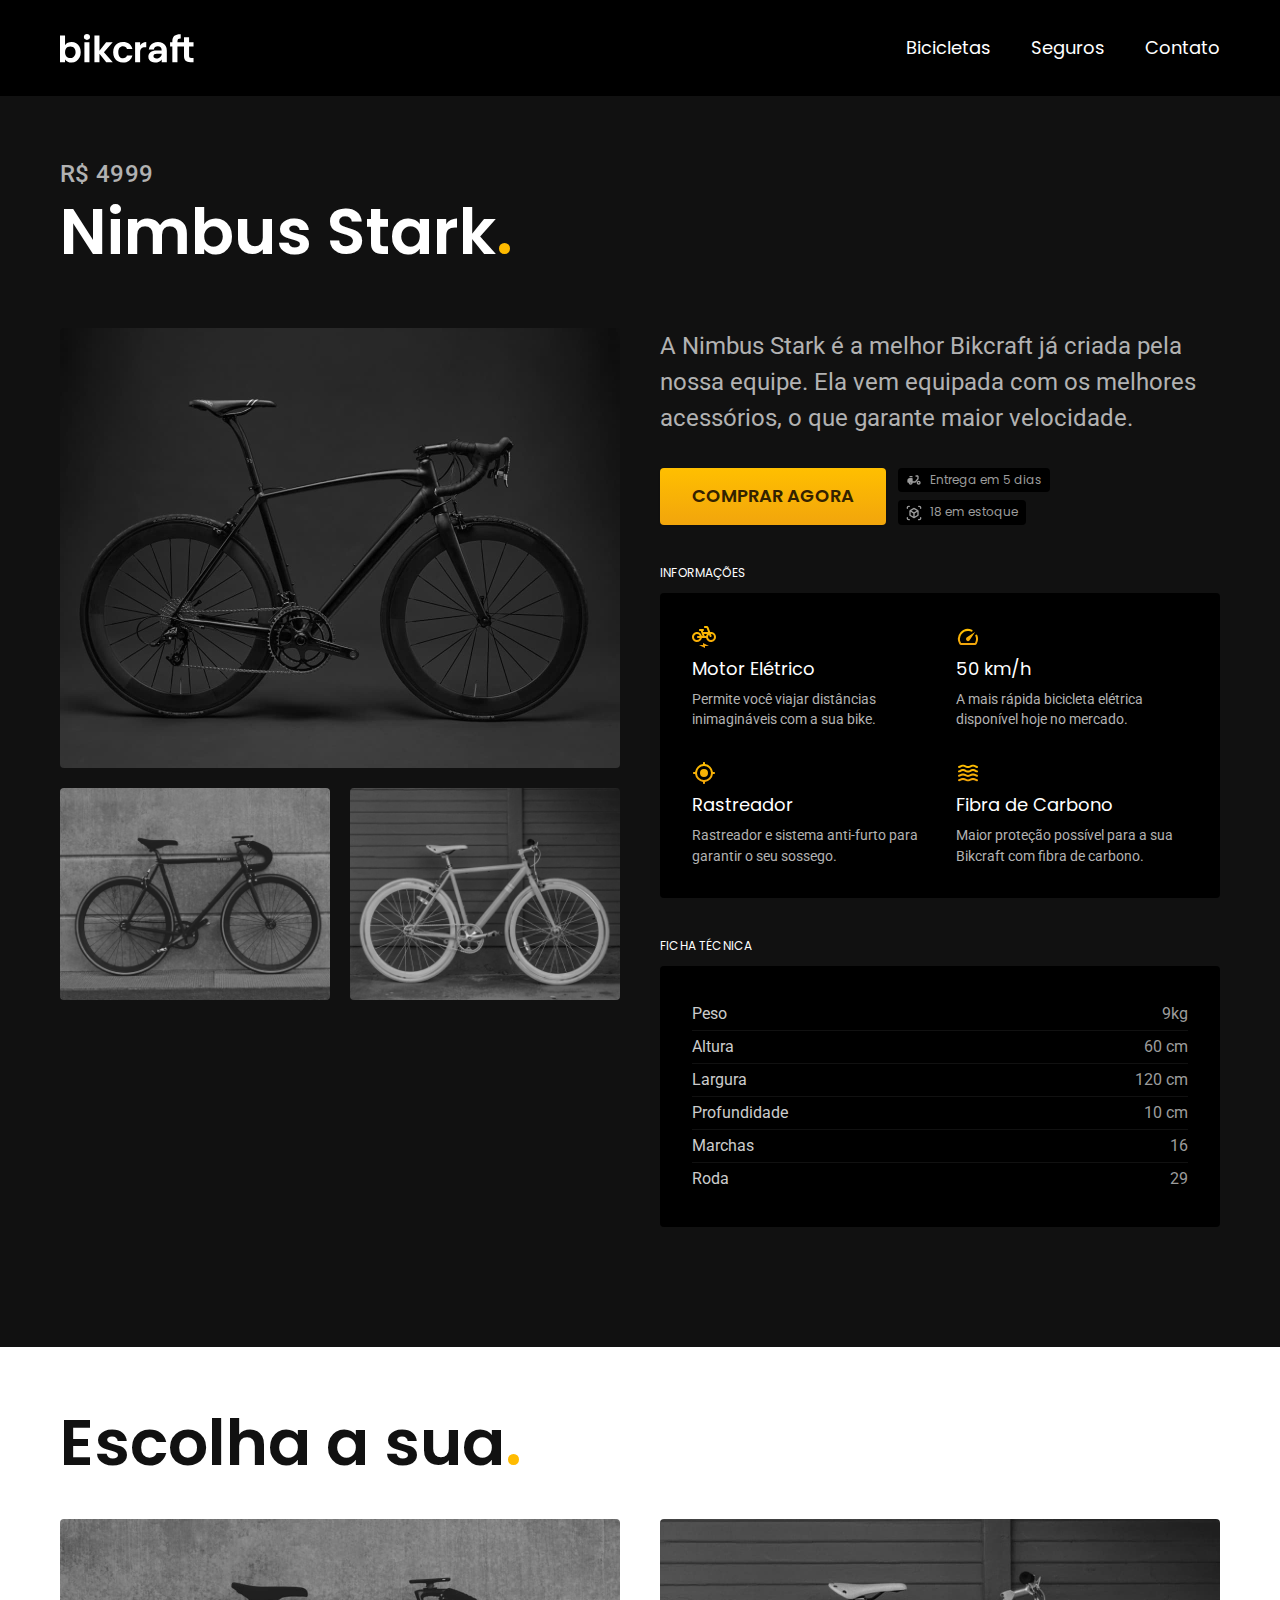
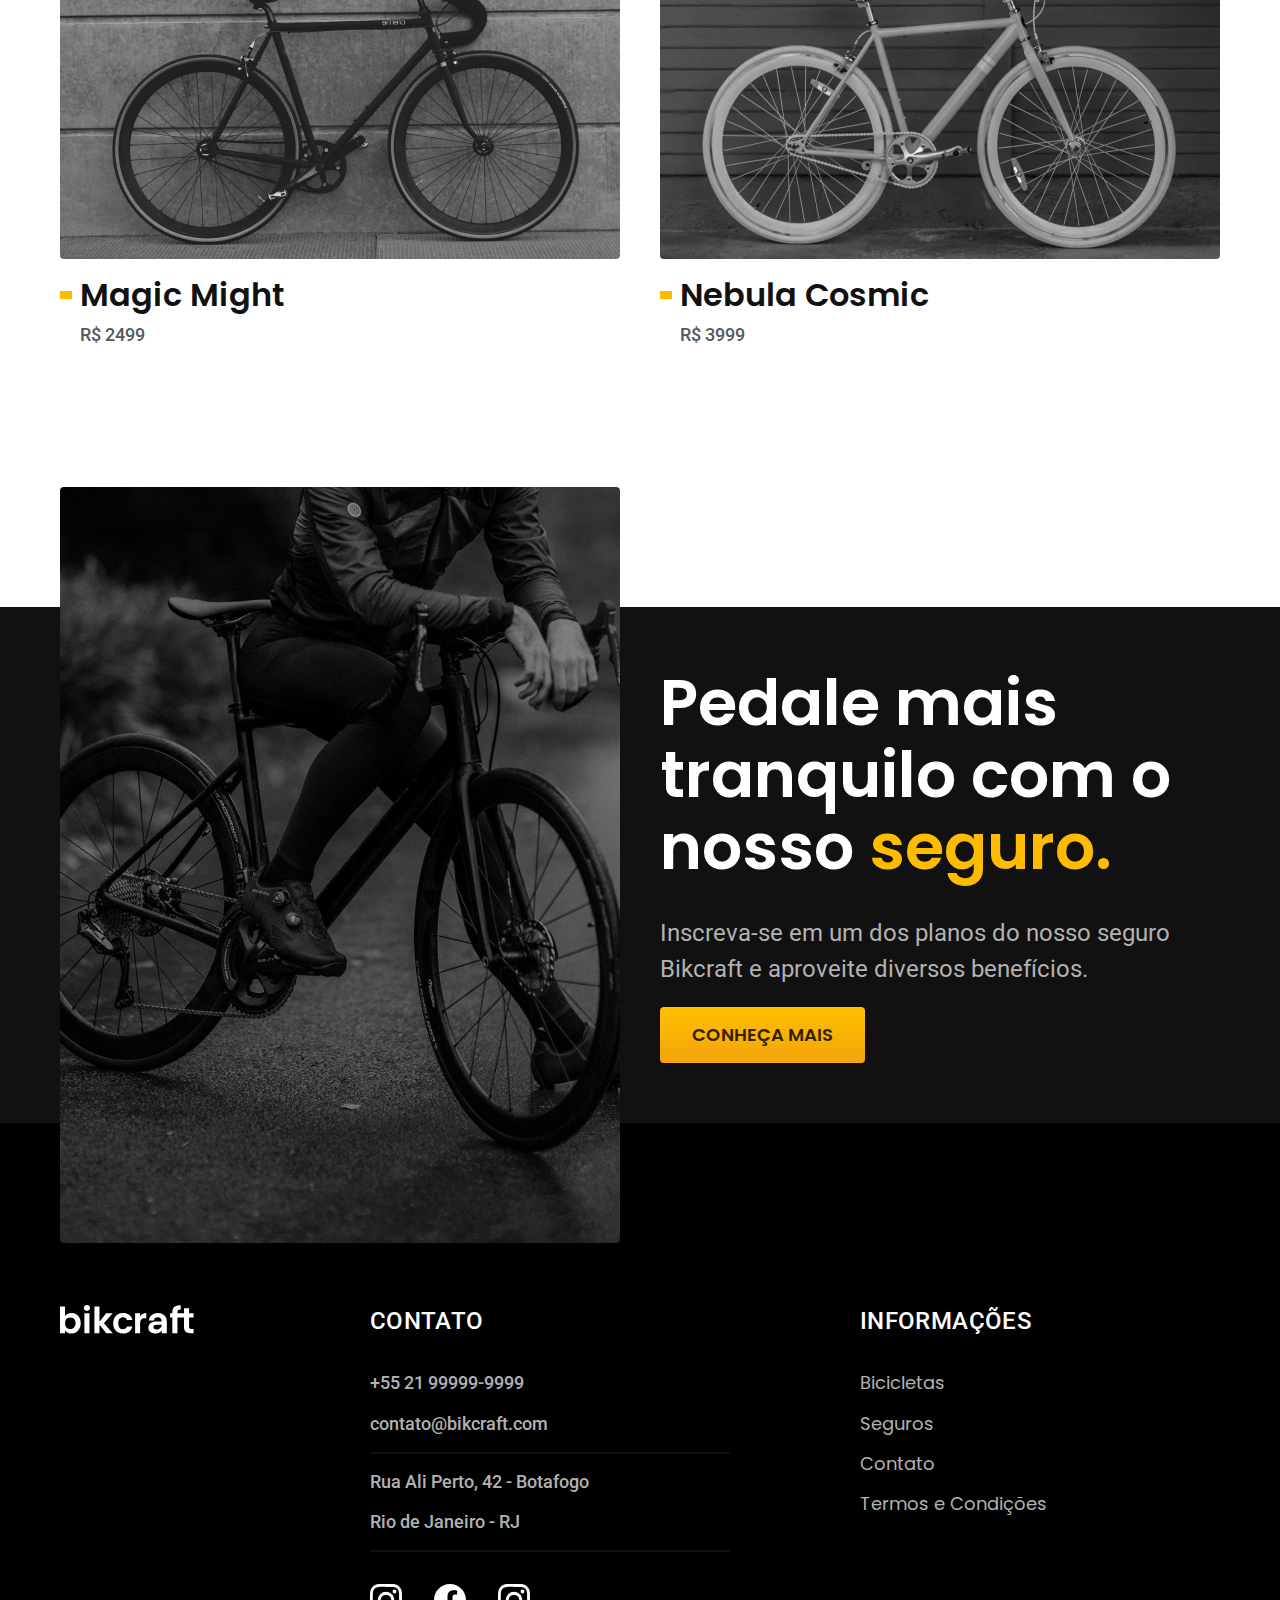
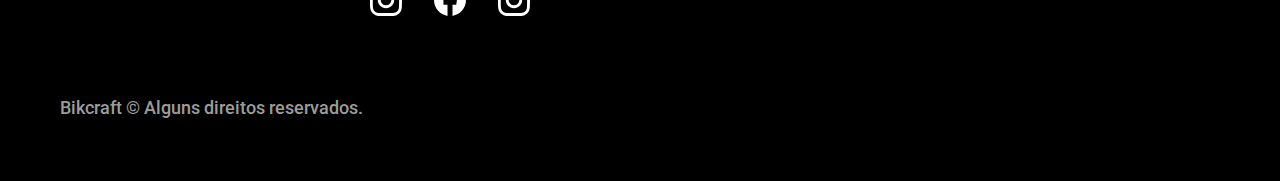
<file: bicicletas/nimbus.html>
<!DOCTYPE html>
<html lang="pt-br">

<head>
  <meta charset="UTF-8">
  <meta name="viewport" content="width=device-width, initial-scale=1.0">
  <link rel="stylesheet" href="../css/style.css">
  <link rel="preconnect" href="https://fonts.googleapis.com">
  <link rel="preconnect" href="https://fonts.gstatic.com" crossorigin>
  <link href="https://fonts.googleapis.com/css2?family=Merriweather:ital,wght@1,900&family=Poppins:wght@400;600&family=Roboto:wght@400;500&display=swap" rel="stylesheet">
  <title>Curso Origamid HTML e CSS para iniciantes</title>
  <meta name="description" content="Exercício do Curso Origamid de HTML e CSS para Iniciantes.">
</head>

<body id="bicicleta">
  <header class="header-bg">
    <div class="header container">
      <a href="../">
        <img src="../img/bikcraft.svg" alt="Bikcraft">
      </a>
      <nav aria-label="primaria">
        <ul class="header-menu font-1-m cor-0">
          <li><a href="../bicicletas.html">Bicicletas</a></li>
          <li><a href="../seguros.html">Seguros</a></li>
          <li><a href="../contato.html">Contato</a></li>
        </ul>
      </nav>
    </div>
  </header>
  <main class="titulo-bg">
    <div>
      <div class="titulo container">
        <p class="font-2-l-b cor-5">R$ 4999</p>
        <h1 class="font-1-xxl cor-0">Nimbus Stark<span class="cor-p1">.</span></h1>
      </div>
    </div>
    <div class="bicicleta container">
      <div class="bicicleta-imagens">
        <img src="../img/bicicleta/nimbus1.jpg" alt="">
        <img src="../img/bicicleta/nimbus2.jpg" alt="">
        <img src="../img/bicicleta/nimbus3.jpg" alt="">
      </div>
      <div class="bicicleta-conteudo">
        <p class="font-2-l cor-5">A Nimbus Stark é a melhor Bikcraft já criada pela nossa equipe. Ela vem equipada com os melhores acessórios, o que garante maior velocidade.</p>
        <div class="bicicleta-comprar">
          <a class="botao" href="../orcamento.html">Comprar Agora</a>
          <span class="font-1-xs cor-6"><img src="../img/icones/entrega.svg" alt=""> Entrega em 5 dias</span>
          <span class="font-1-xs cor-6"><img src="../img/icones/estoque.svg" alt=""> 18 em estoque</span>
        </div>
        <h2 class="font-1-xs cor-0">Informações</h2>
        <ul class="bicicleta-informacoes">
          <li>
            <img src="../img/icones/eletrica.svg" alt="">
            <h3 class="font-1-m cor-0">Motor Elétrico</h3>
            <p class="font-2-xs cor-5">Permite você viajar distâncias inimagináveis com a sua bike.</p>
          </li>
          <li>
            <img src="../img/icones/velocidade.svg" alt="">
            <h3 class="font-1-m cor-0">50 km/h</h3>
            <p class="font-2-xs cor-5">A mais rápida bicicleta elétrica disponível hoje no mercado.</p>
          </li>
          <li>
            <img src="../img/icones/rastreador.svg" alt="">
            <h3 class="font-1-m cor-0">Rastreador</h3>
            <p class="font-2-xs cor-5">Rastreador e sistema anti-furto para garantir o seu sossego.</p>
          </li>
          <li>
            <img src="../img/icones/carbono.svg" alt="">
            <h3 class="font-1-m cor-0">Fibra de Carbono</h3>
            <p class="font-2-xs cor-5">Maior proteção possível para a sua Bikcraft com fibra de carbono.</p>
          </li>
        </ul>
        <h2 class=" font-1-xs cor-0">Ficha Técnica</h2>
        <ul class="bicicleta-ficha font-2-s cor-4">
          <li>Peso <span>9kg</span></li>
          <li>Altura <span>60 cm</span></li>
          <li>Largura <span>120 cm</span></li>
          <li>Profundidade <span>10 cm</span></li>
          <li>Marchas <span>16</span></li>
          <li>Roda <span>29</span></li>
        </ul>
      </div>
  </main>
  <article class="bicicletas-lista container">
    <h2 class="font-1-xxl">Escolha a sua<span class="cor-p1">.</span></h2>
    <ul>
      <li>
        <a href="./magic.html">
          <img src="../img/bicicletas/magic.jpg" alt="Bicicleta Preta">
          <h3 class="font-1-xl">Magic Might</h3>
          <span class="font-2-m cor-8">R$ 2499</span>
        </a>
      </li>
      <li>
        <a href="./nebula.html">
          <img src="../img/bicicletas/nebula.jpg" alt="Bicicleta Preta">
          <h3 class="font-1-xl">Nebula Cosmic</h3>
          <span class="font-2-m cor-8">R$ 3999</span>
        </a>
      </li>
    </ul>
  </article>
  <article class="seguro-bg">
    <div class="seguro container">
      <div class="seguro-imagem">
        <img src="../img/fotos/seguros.jpg" alt="Pessoa parada em cima de uma bicicleta.">
      </div>
      <div class="seguro-conteudo">
        <h2 class="font-1-xxl cor-0">Pedale mais tranquilo com o nosso <span class="cor-p1">seguro.</span></h2>
        <p class="font-2-l cor-5">Inscreva-se em um dos planos do nosso seguro Bikcraft e aproveite diversos benefícios.</p>
        <a class="botao" href="../seguros.html">Conheça Mais</a>
      </div>
    </div>
  </article>
  <footer class="footer-bg">
    <div class="footer container">
      <img src="../img/bikcraft.svg" alt="Bikcraft">
      <div class="footer-contato">
        <h3 class="font-2-l-b cor-0">Contato</h3>
        <ul class="font-2-m cor-5">
          <li><a href="tel:+5521999999999">+55 21 99999-9999</a></li>
          <li><a href="mailto:contato@bikcraft.com">contato@bikcraft.com</a></li>
          <li>Rua Ali Perto, 42 - Botafogo</li>
          <li>Rio de Janeiro - RJ</li>
        </ul>
        <div class="footer-redes">
          <a href="../">
            <img src="../img/redes/instagram.svg" alt="Instagram">
          </a>
          <a href="../">
            <img src="../img/redes/facebook.svg" alt="Facebook">
          </a>
          <a href="../">
            <img src="../img/redes/instagram.svg" alt="YouTube">
          </a>
        </div>
      </div>
      <div class="footer-informacoes">
        <h3 class="font-2-l-b cor-0">Informações</h3>
        <nav>
          <ul class="font-1-m cor-5">
            <li><a href="../bicicletas.html">Bicicletas</a></li>
            <li><a href="../seguros.html">Seguros</a></li>
            <li><a href="../contato.html">Contato</a></li>
            <li><a href="../termos.html">Termos e Condições</a></li>
          </ul>
        </nav>
      </div>
      <p class="footer-copy font-2-m cor-6">Bikcraft © Alguns direitos reservados.</p>
    </div>
  </footer>
</body>

</html>
</file>
<file: css/style.css>
@import "./global/global.css";
@import "./utilidades/tipografia.css";
@import "./utilidades/cores.css";
@import "./global/header.css";
@import "./global/footer.css";

/*Utilidades*/
@import "./utilidades/componentes.css";
@import "./utilidades/formulario.css";

/* Home */
@import "./home/introducao.css";
@import "./home/tecnologia.css";
@import "./home/parceiros.css";
@import "./home/depoimento.css";

/* Bicicletas */
@import "./bicicletas/bicicletas-lista.css";
@import "./bicicletas/bicicletas.css";

/* Bicicleta */
@import "./bicicleta/bicicleta.css";
@import "./bicicleta/seguro.css";

/* Seguros */
@import "./seguros/seguros.css";
@import "./seguros/vantagens.css";
@import "./seguros/perguntas.css";

/* Contato */
@import "./contato/contato.css";
@import "./contato/lojas.css";

/* Orçamento */
@import "./orcamento/orcamento.css";

/* Termos */
@import "./termos/termos.css";
</file>
